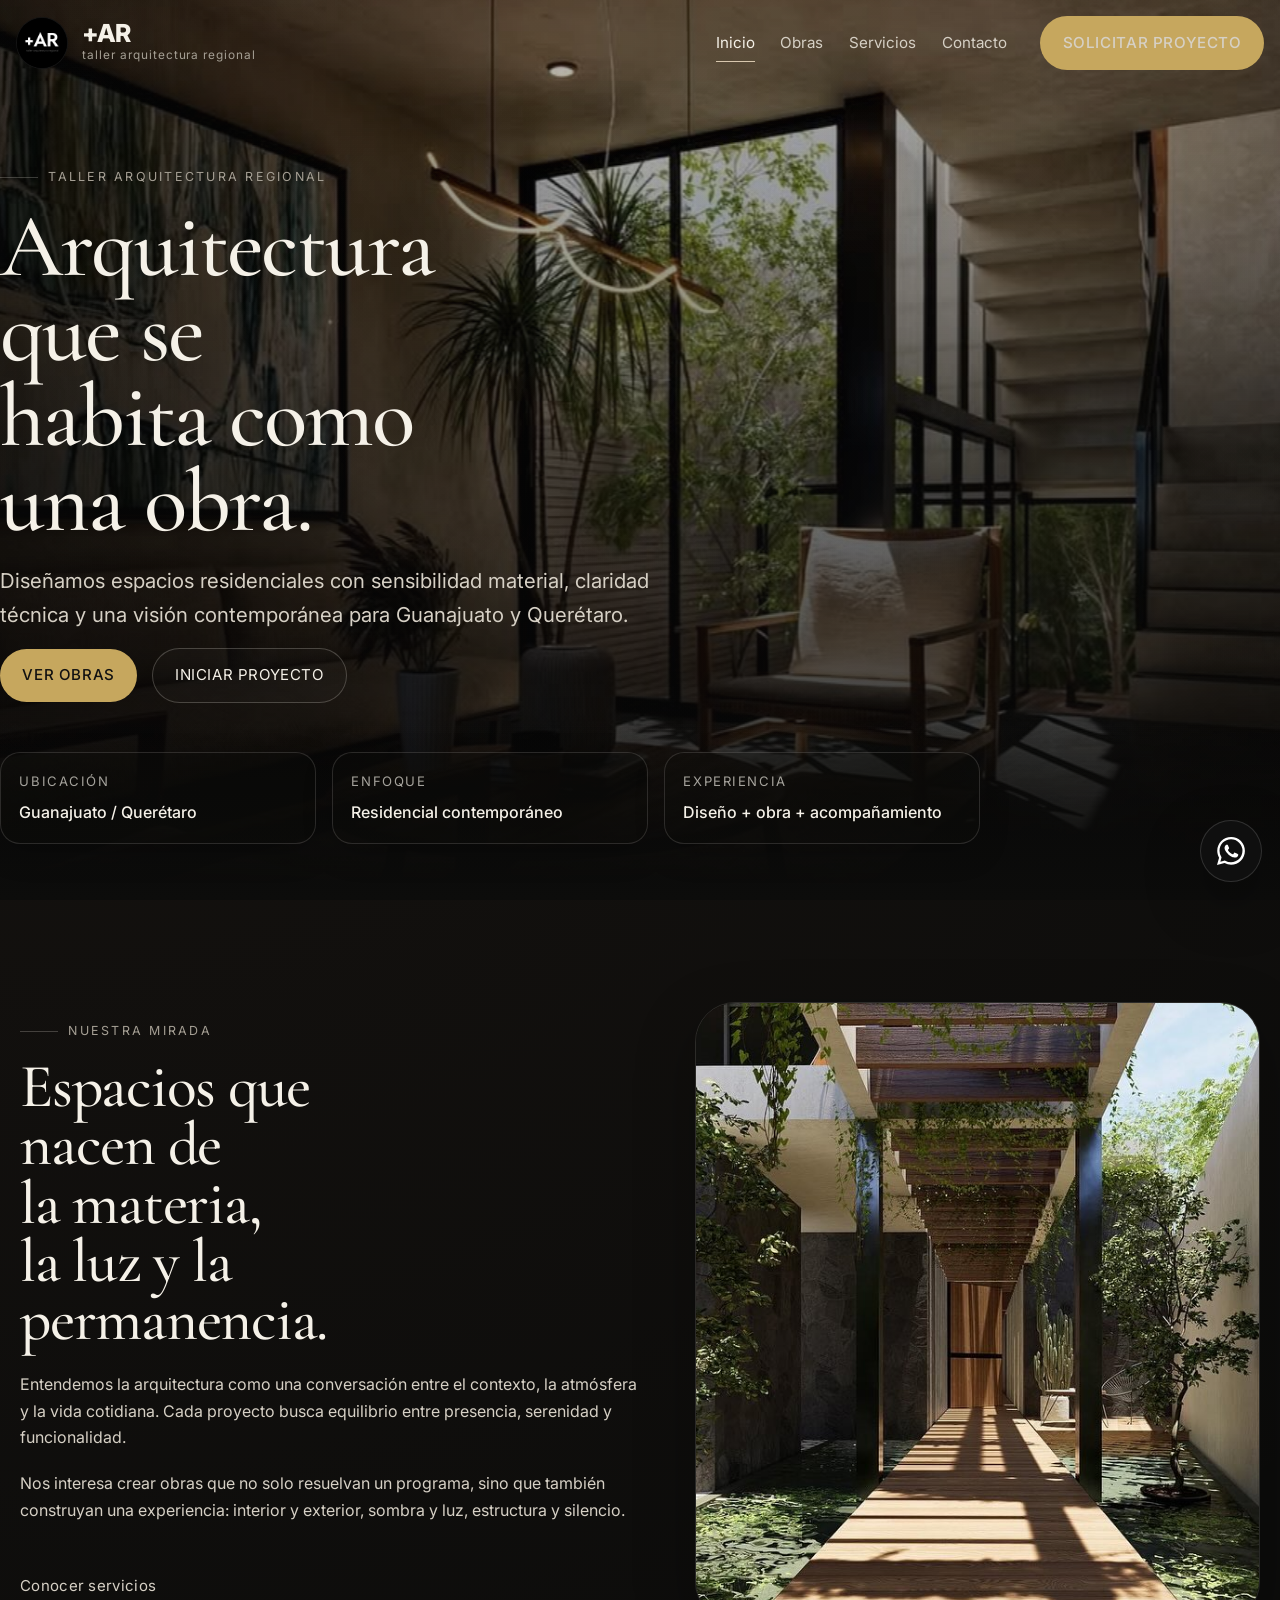
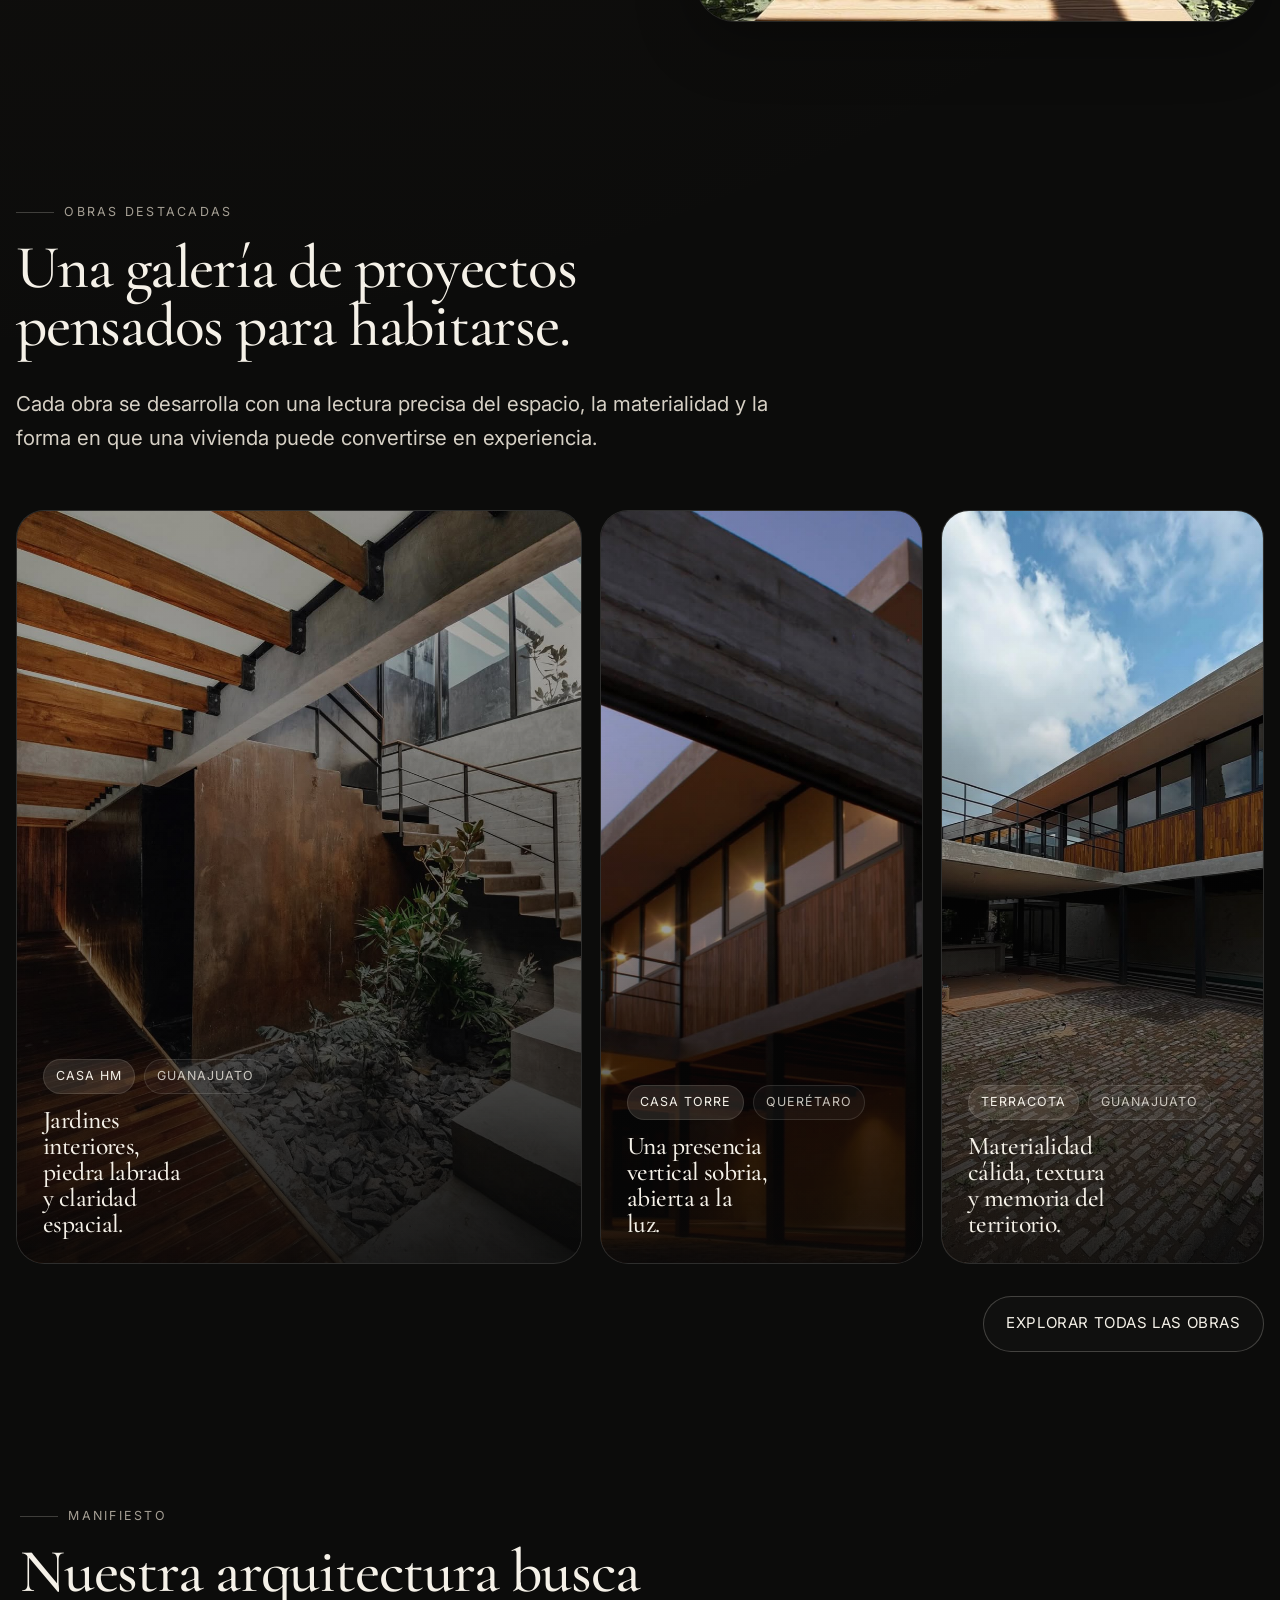
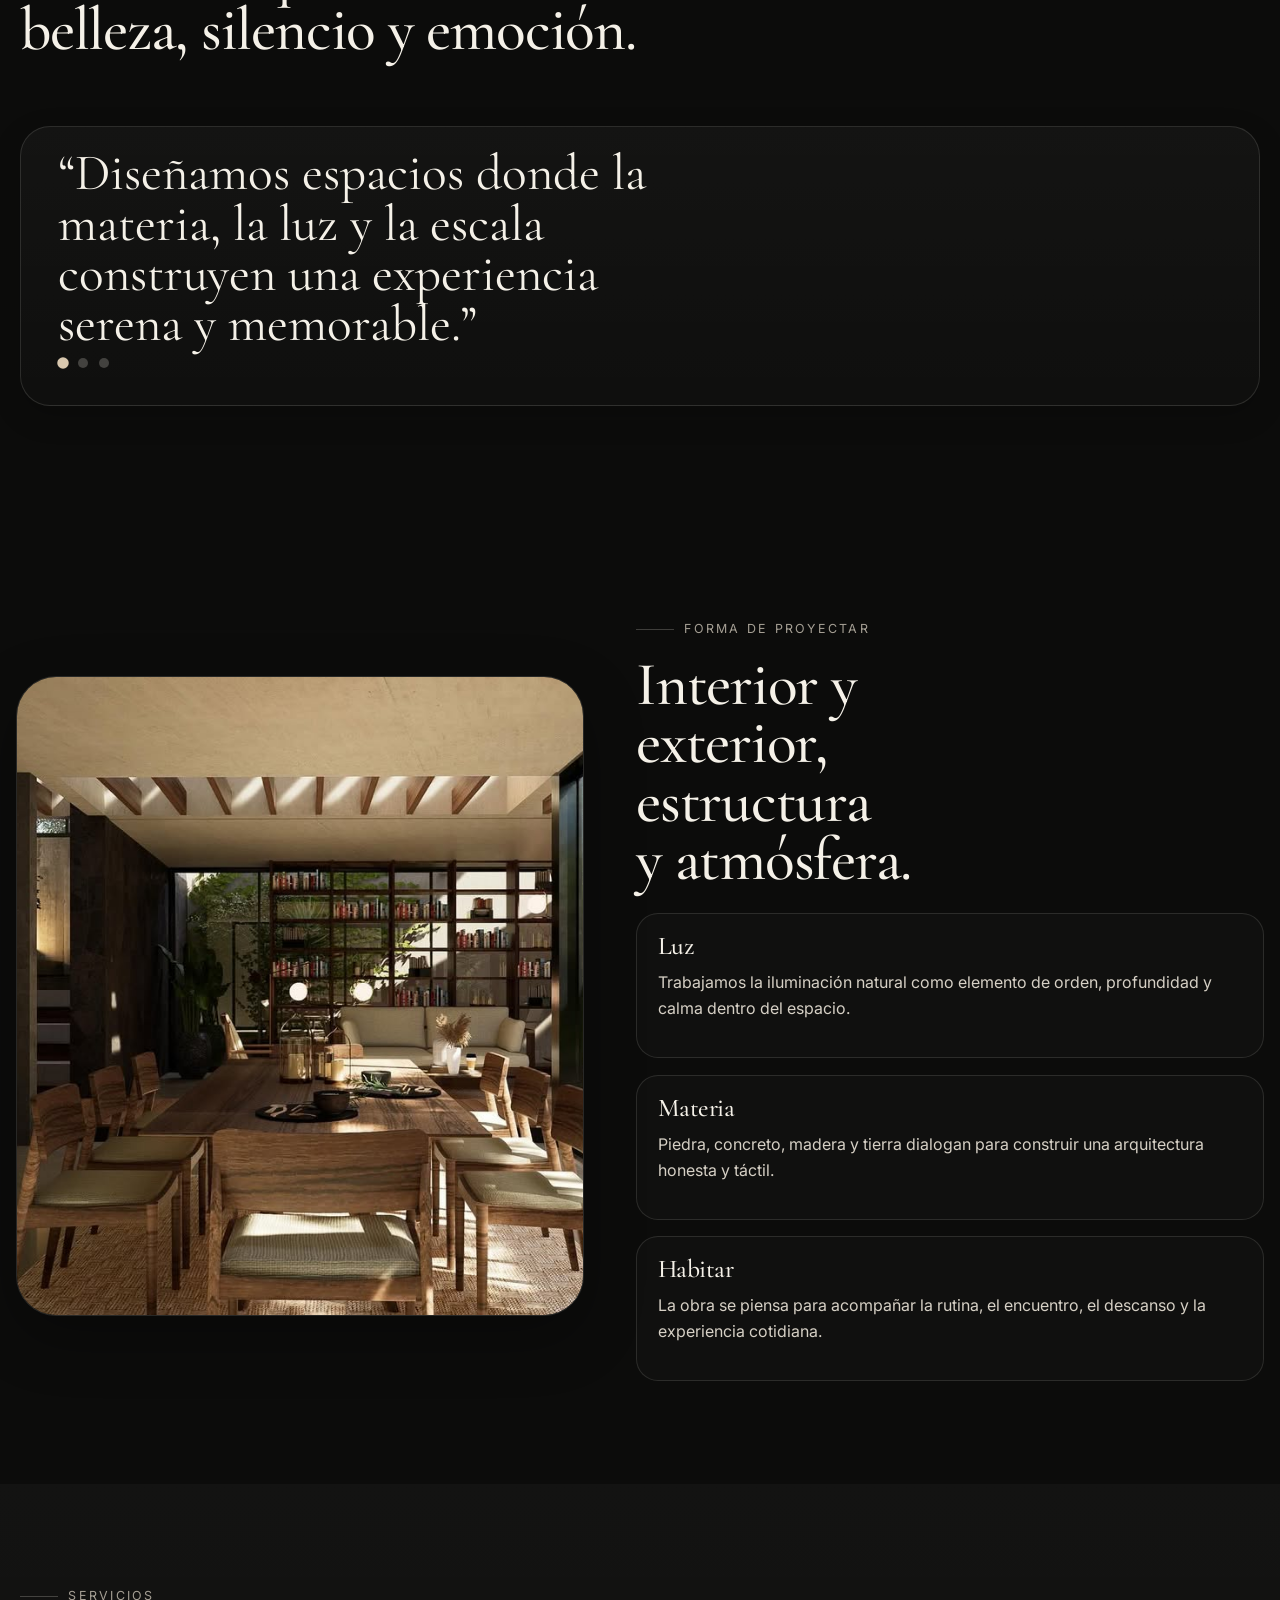
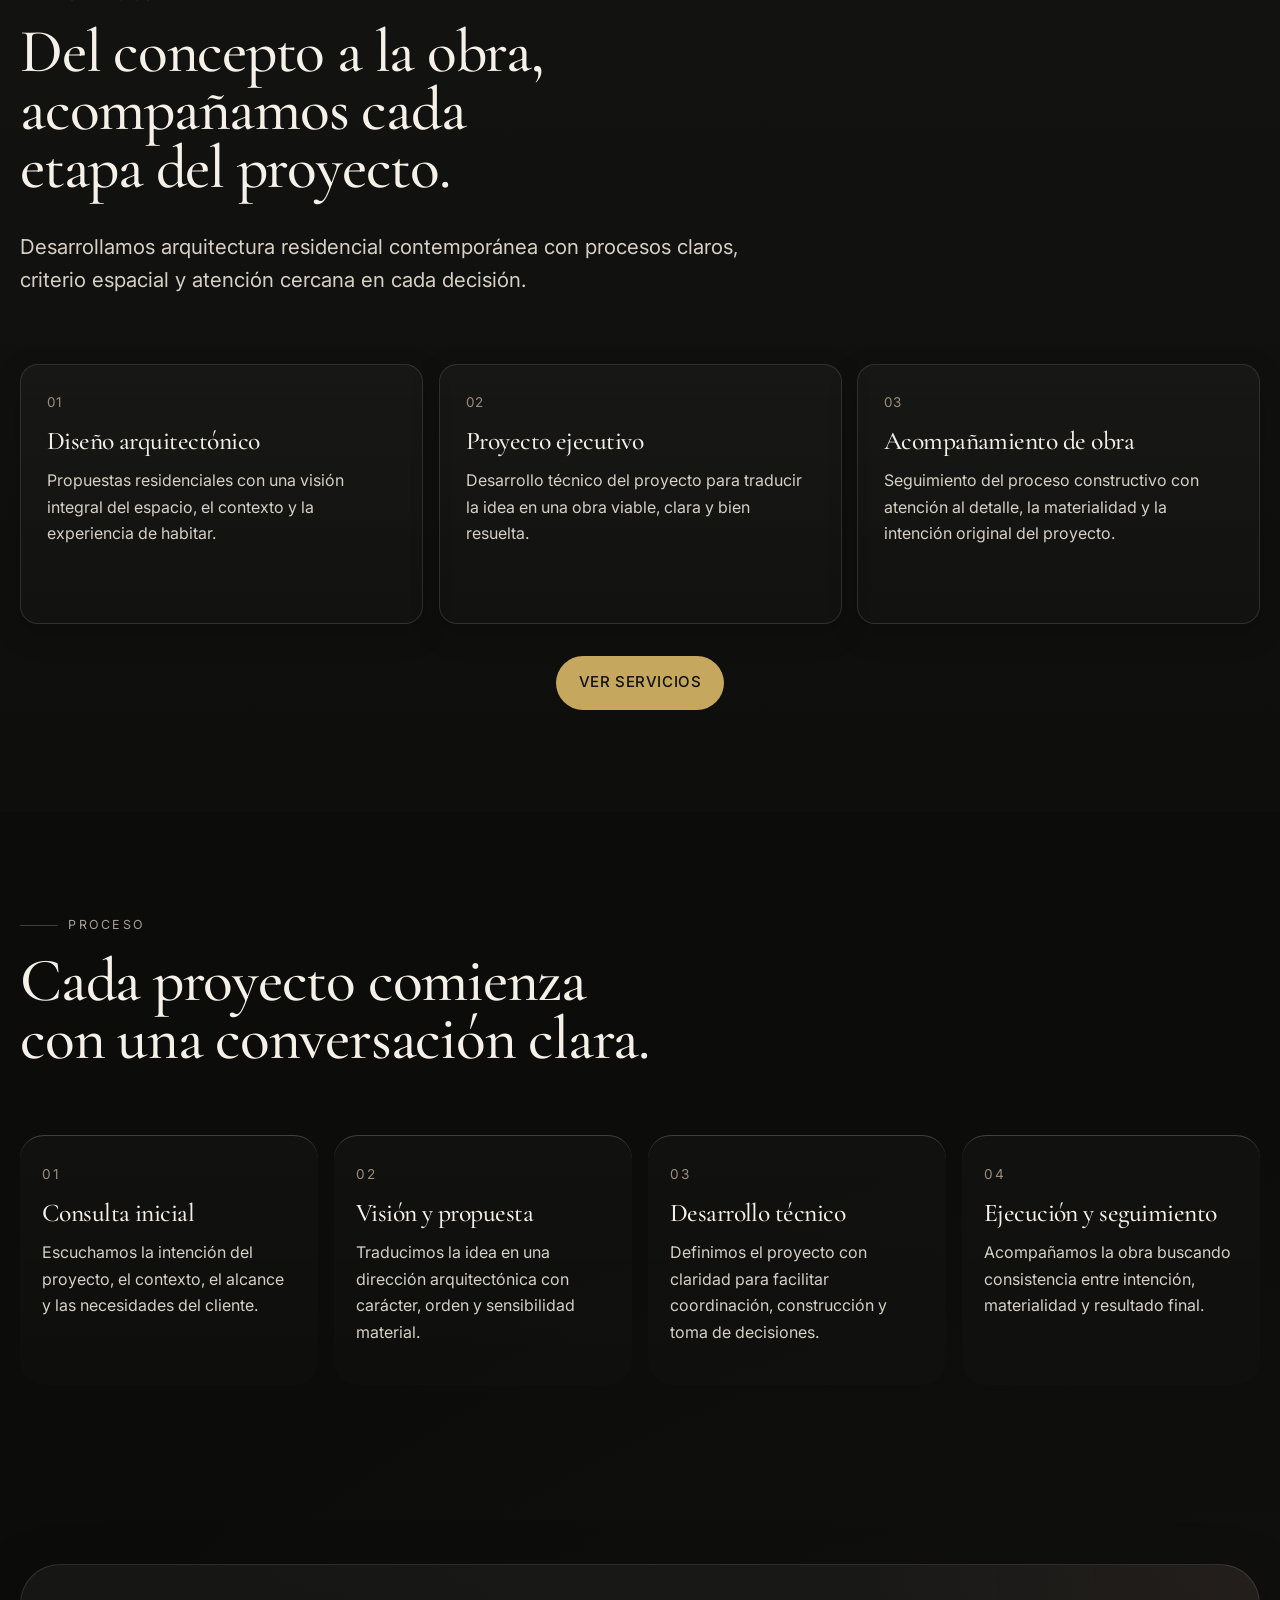
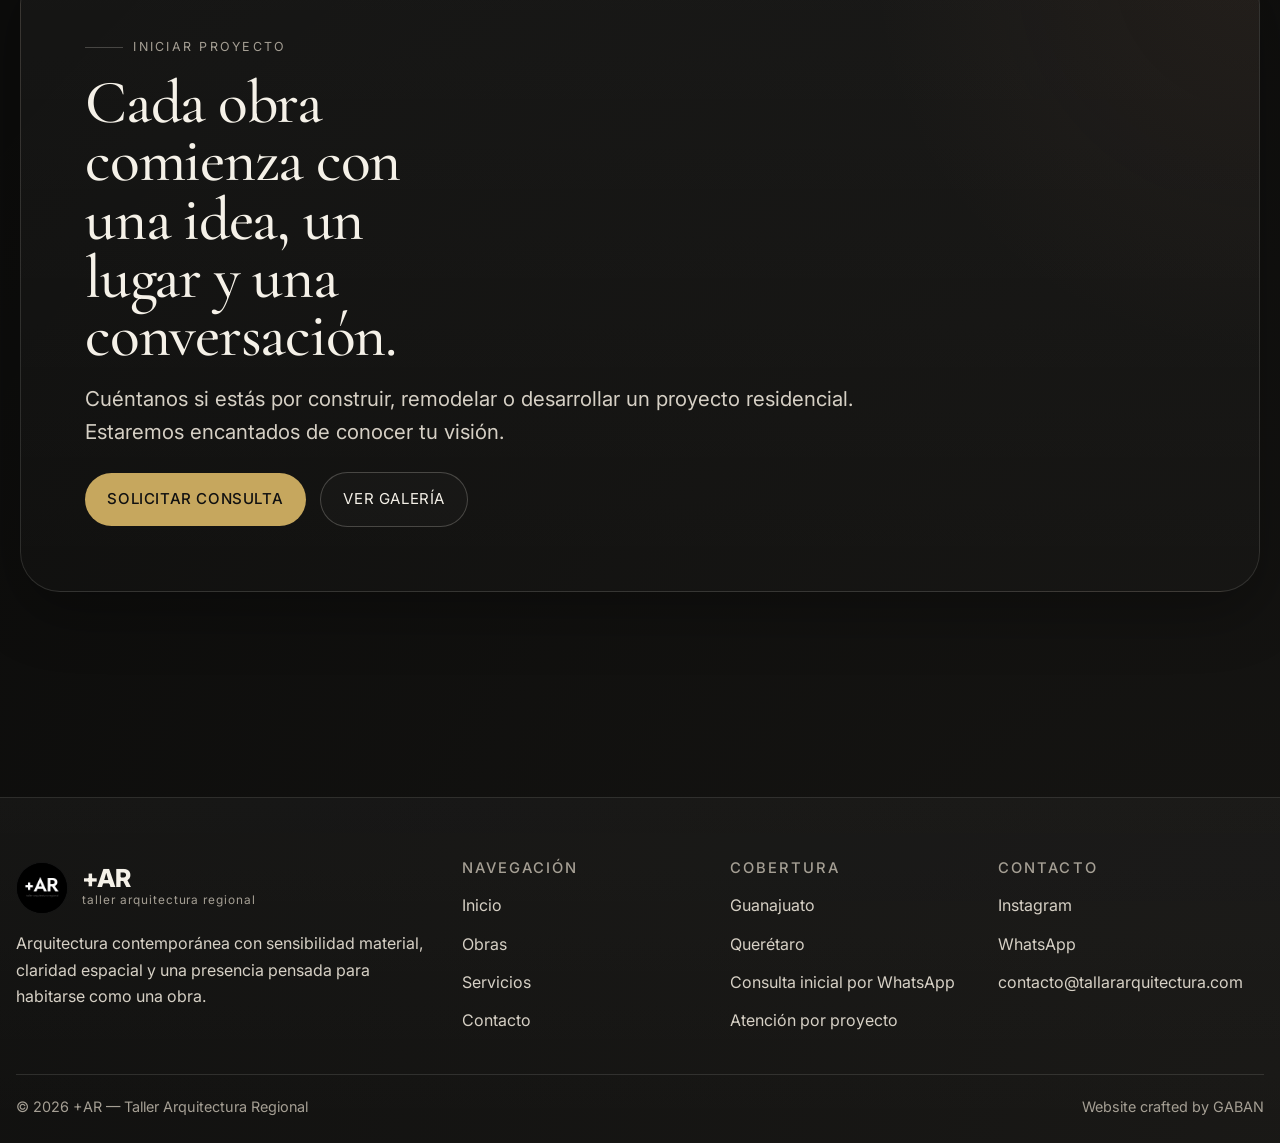
<file: index.html>
<!DOCTYPE html>
<html lang="es-MX">
<head>
  <meta charset="UTF-8">
  <meta name="viewport" content="width=device-width, initial-scale=1.0">
  <title>+AR | Taller Arquitectura Regional</title>
  <meta
    name="description"
    content="Arquitectura contemporánea en Guanajuato y Querétaro. Diseñamos espacios residenciales con sensibilidad material, claridad espacial y una visión que se habita como una obra."
  >

  <link rel="preconnect" href="https://fonts.googleapis.com">
  <link rel="preconnect" href="https://fonts.gstatic.com" crossorigin>
  <link
    href="https://fonts.googleapis.com/css2?family=Cormorant+Garamond:wght@400;500;600;700&family=Inter:wght@300;400;500;600;700;800&display=swap"
    rel="stylesheet"
  >

  <link rel="stylesheet" href="css/styles.css">
  <link rel="stylesheet" href="css/components.css">
  <link rel="stylesheet" href="css/pages.css">
  <link rel="stylesheet" href="css/animations.css">
</head>
<body class="is-loading">
  <div id="site-loader"></div>
  <div id="site-navbar"></div>

  <main>
    <!-- HERO -->
    <section class="hero">
      <div class="hero__media float-soft" data-float-speed="0.018">
        <img src="assets/images/hero-main.jpg" alt="Obra arquitectónica contemporánea de +AR">
      </div>

      <div class="hero__overlay"></div>

      <div class="container-wide hero__content">
        <div class="hero__text">
          <span class="eyebrow">Taller Arquitectura Regional</span>

          <h1 class="text-balance">
            Arquitectura que se habita como una obra.
          </h1>

          <p class="lead">
            Diseñamos espacios residenciales con sensibilidad material,
            claridad técnica y una visión contemporánea para Guanajuato y Querétaro.
          </p>

          <div class="btn-row">
            <a href="obras.html" class="btn btn-primary">Ver obras</a>
            <a href="contacto.html" class="btn btn-secondary">Iniciar proyecto</a>
          </div>
        </div>

        <div class="hero__meta" data-reveal-group data-reveal-delay="120" data-reveal-step="100">
          <div class="hero__meta-card reveal reveal-soft">
            <span>Ubicación</span>
            <strong>Guanajuato / Querétaro</strong>
          </div>

          <div class="hero__meta-card reveal reveal-soft">
            <span>Enfoque</span>
            <strong>Residencial contemporáneo</strong>
          </div>

          <div class="hero__meta-card reveal reveal-soft">
            <span>Experiencia</span>
            <strong>Diseño + obra + acompañamiento</strong>
          </div>
        </div>
      </div>
    </section>

    <!-- INTRO / MANIFIESTO -->
    <section class="section manifesto">
      <div class="container">
        <div class="manifesto__grid">
          <div class="manifesto__copy reveal reveal-up">
            <span class="eyebrow">Nuestra mirada</span>
            <h2 class="text-balance">
              Espacios que nacen de la materia, la luz y la permanencia.
            </h2>

            <div class="stack-md">
              <p>
                Entendemos la arquitectura como una conversación entre el contexto,
                la atmósfera y la vida cotidiana. Cada proyecto busca equilibrio entre
                presencia, serenidad y funcionalidad.
              </p>

              <p>
                Nos interesa crear obras que no solo resuelvan un programa, sino que
                también construyan una experiencia: interior y exterior, sombra y luz,
                estructura y silencio.
              </p>

              <a href="servicios.html" class="btn btn-ghost">Conocer servicios</a>
            </div>
          </div>

          <div class="manifesto__visual reveal reveal-soft">
            <div class="manifesto__image rounded-xl">
              <img src="assets/images/project-casa-hm-02.jpg" alt="Detalle arquitectónico de +AR">
            </div>
          </div>
        </div>
      </div>
    </section>

    <!-- OBRAS DESTACADAS -->
    <section class="section section-sm featured-works">
      <div class="container-wide">
        <div class="section-head narrow reveal reveal-up">
          <span class="eyebrow">Obras destacadas</span>
          <h2 class="text-balance">Una galería de proyectos pensados para habitarse.</h2>
          <p class="lead">
            Cada obra se desarrolla con una lectura precisa del espacio, la materialidad
            y la forma en que una vivienda puede convertirse en experiencia.
          </p>
        </div>

        <div class="works-grid" data-reveal-group data-reveal-delay="70" data-reveal-step="110">
          <article class="work-card work-card--lg reveal reveal-up">
            <a href="assets/images/project-casa-hm-01.jpg" class="work-card__link">
              <div class="work-card__image">
                <img src="assets/images/project-casa-hm-01.jpg" alt="Casa HM">
              </div>
              <div class="work-card__overlay">
                <div class="work-card__meta">
                  <span class="work-card__tag">Casa HM</span>
                  <span class="work-card__location">Guanajuato</span>
                </div>
                <h3>Jardines interiores, piedra labrada y claridad espacial.</h3>
              </div>
            </a>
          </article>

          <article class="work-card reveal reveal-up">
            <a href="assets/images/project-casa-torre-01.jpg" class="work-card__link">
              <div class="work-card__image">
                <img src="assets/images/project-casa-torre-01.jpg" alt="Casa Torre">
              </div>
              <div class="work-card__overlay">
                <div class="work-card__meta">
                  <span class="work-card__tag">Casa Torre</span>
                  <span class="work-card__location">Querétaro</span>
                </div>
                <h3>Una presencia vertical sobria, abierta a la luz.</h3>
              </div>
            </a>
          </article>

          <article class="work-card reveal reveal-up">
            <a href="assets/images/project-terracota-01.jpg" class="work-card__link">
              <div class="work-card__image">
                <img src="assets/images/project-terracota-01.jpg" alt="Terracota">
              </div>
              <div class="work-card__overlay">
                <div class="work-card__meta">
                  <span class="work-card__tag">Terracota</span>
                  <span class="work-card__location">Guanajuato</span>
                </div>
                <h3>Materialidad cálida, textura y memoria del territorio.</h3>
              </div>
            </a>
          </article>
        </div>

        <div class="featured-works__cta reveal reveal-soft">
          <a href="obras.html" class="btn btn-secondary">Explorar todas las obras</a>
        </div>
      </div>
    </section>

    <!-- FRASES / MANIFIESTO -->
    <section class="section quotes-strip">
      <div class="container">
        <div class="section-head narrow reveal reveal-up">
          <span class="eyebrow">Manifiesto</span>
          <h2 class="text-balance">Nuestra arquitectura busca belleza, silencio y emoción.</h2>
        </div>

        <div class="quotes-carousel reveal reveal-soft" id="quotesCarousel">
          <div class="quotes-track">
            <article class="quote-card is-active">
              <p>
                “Diseñamos espacios donde la materia, la luz y la escala construyen una experiencia serena y memorable.”
              </p>
            </article>

            <article class="quote-card">
              <p>
                “Cada proyecto es una búsqueda de claridad espacial, intimidad y permanencia.”
              </p>
            </article>

            <article class="quote-card">
              <p>
                “Nos interesa una arquitectura que no imponga, sino que dialogue con el lugar y con la vida que la habita.”
              </p>
            </article>
          </div>

          <div class="quotes-dots" id="quotesDots">
            <button class="is-active" aria-label="Frase 1"></button>
            <button aria-label="Frase 2"></button>
            <button aria-label="Frase 3"></button>
          </div>
        </div>
      </div>
    </section>

    <!-- FILOSOFÍA VISUAL -->
    <section class="section philosophy">
      <div class="container-wide">
        <div class="philosophy__layout">
          <div class="philosophy__media reveal reveal-left">
            <div class="philosophy__image rounded-xl">
              <img src="assets/images/project-casa-hm-03.jpg" alt="Patio interior y vegetación en obra de +AR">
            </div>
          </div>

          <div class="philosophy__content reveal reveal-right">
            <span class="eyebrow">Forma de proyectar</span>
            <h2 class="text-balance">
              Interior y exterior, estructura y atmósfera.
            </h2>

            <div class="philosophy__points" data-reveal-group data-reveal-delay="90" data-reveal-step="110">
              <article class="philosophy__point reveal reveal-soft">
                <h3>Luz</h3>
                <p>
                  Trabajamos la iluminación natural como elemento de orden,
                  profundidad y calma dentro del espacio.
                </p>
              </article>

              <article class="philosophy__point reveal reveal-soft">
                <h3>Materia</h3>
                <p>
                  Piedra, concreto, madera y tierra dialogan para construir
                  una arquitectura honesta y táctil.
                </p>
              </article>

              <article class="philosophy__point reveal reveal-soft">
                <h3>Habitar</h3>
                <p>
                  La obra se piensa para acompañar la rutina, el encuentro,
                  el descanso y la experiencia cotidiana.
                </p>
              </article>
            </div>
          </div>
        </div>
      </div>
    </section>

    <!-- SERVICIOS PREVIEW -->
    <section class="section services-preview bg-soft">
      <div class="container">
        <div class="section-head narrow reveal reveal-up">
          <span class="eyebrow">Servicios</span>
          <h2 class="text-balance">Del concepto a la obra, acompañamos cada etapa del proyecto.</h2>
          <p class="lead">
            Desarrollamos arquitectura residencial contemporánea con procesos claros,
            criterio espacial y atención cercana en cada decisión.
          </p>
        </div>

        <div class="services-grid" data-reveal-group data-reveal-delay="70" data-reveal-step="110">
          <article class="service-card card reveal reveal-up">
            <span class="service-card__number">01</span>
            <h3>Diseño arquitectónico</h3>
            <p>
              Propuestas residenciales con una visión integral del espacio,
              el contexto y la experiencia de habitar.
            </p>
          </article>

          <article class="service-card card reveal reveal-up">
            <span class="service-card__number">02</span>
            <h3>Proyecto ejecutivo</h3>
            <p>
              Desarrollo técnico del proyecto para traducir la idea
              en una obra viable, clara y bien resuelta.
            </p>
          </article>

          <article class="service-card card reveal reveal-up">
            <span class="service-card__number">03</span>
            <h3>Acompañamiento de obra</h3>
            <p>
              Seguimiento del proceso constructivo con atención al detalle,
              la materialidad y la intención original del proyecto.
            </p>
          </article>
        </div>

        <div class="services-preview__cta reveal reveal-soft">
          <a href="servicios.html" class="btn btn-primary">Ver servicios</a>
        </div>
      </div>
    </section>

    <!-- PROCESO -->
    <section class="section process">
      <div class="container">
        <div class="section-head narrow reveal reveal-up">
          <span class="eyebrow">Proceso</span>
          <h2 class="text-balance">Cada proyecto comienza con una conversación clara.</h2>
        </div>

        <div class="process-grid" data-reveal-group data-reveal-delay="70" data-reveal-step="110">
          <article class="process-step reveal reveal-up">
            <span class="process-step__index">01</span>
            <h3>Consulta inicial</h3>
            <p>
              Escuchamos la intención del proyecto, el contexto, el alcance
              y las necesidades del cliente.
            </p>
          </article>

          <article class="process-step reveal reveal-up">
            <span class="process-step__index">02</span>
            <h3>Visión y propuesta</h3>
            <p>
              Traducimos la idea en una dirección arquitectónica con carácter,
              orden y sensibilidad material.
            </p>
          </article>

          <article class="process-step reveal reveal-up">
            <span class="process-step__index">03</span>
            <h3>Desarrollo técnico</h3>
            <p>
              Definimos el proyecto con claridad para facilitar coordinación,
              construcción y toma de decisiones.
            </p>
          </article>

          <article class="process-step reveal reveal-up">
            <span class="process-step__index">04</span>
            <h3>Ejecución y seguimiento</h3>
            <p>
              Acompañamos la obra buscando consistencia entre intención,
              materialidad y resultado final.
            </p>
          </article>
        </div>
      </div>
    </section>

    <!-- CTA FINAL -->
    <section class="section final-cta">
      <div class="container">
        <div class="final-cta__box rounded-xl reveal reveal-soft">
          <span class="eyebrow">Iniciar proyecto</span>
          <h2 class="text-balance">
            Cada obra comienza con una idea, un lugar y una conversación.
          </h2>
          <p class="lead">
            Cuéntanos si estás por construir, remodelar o desarrollar un proyecto residencial.
            Estaremos encantados de conocer tu visión.
          </p>

          <div class="btn-row">
            <a href="contacto.html" class="btn btn-primary">Solicitar consulta</a>
            <a href="obras.html" class="btn btn-secondary">Ver galería</a>
          </div>
        </div>
      </div>
    </section>
  </main>

  <div id="site-whatsapp"></div>
  <div id="site-footer"></div>

  <script src="js/components.js"></script>
  <script src="js/main.js"></script>
  <script src="js/scroll-reveal.js"></script>
  <script src="js/gallery.js"></script>
</body>
</html>
</file>
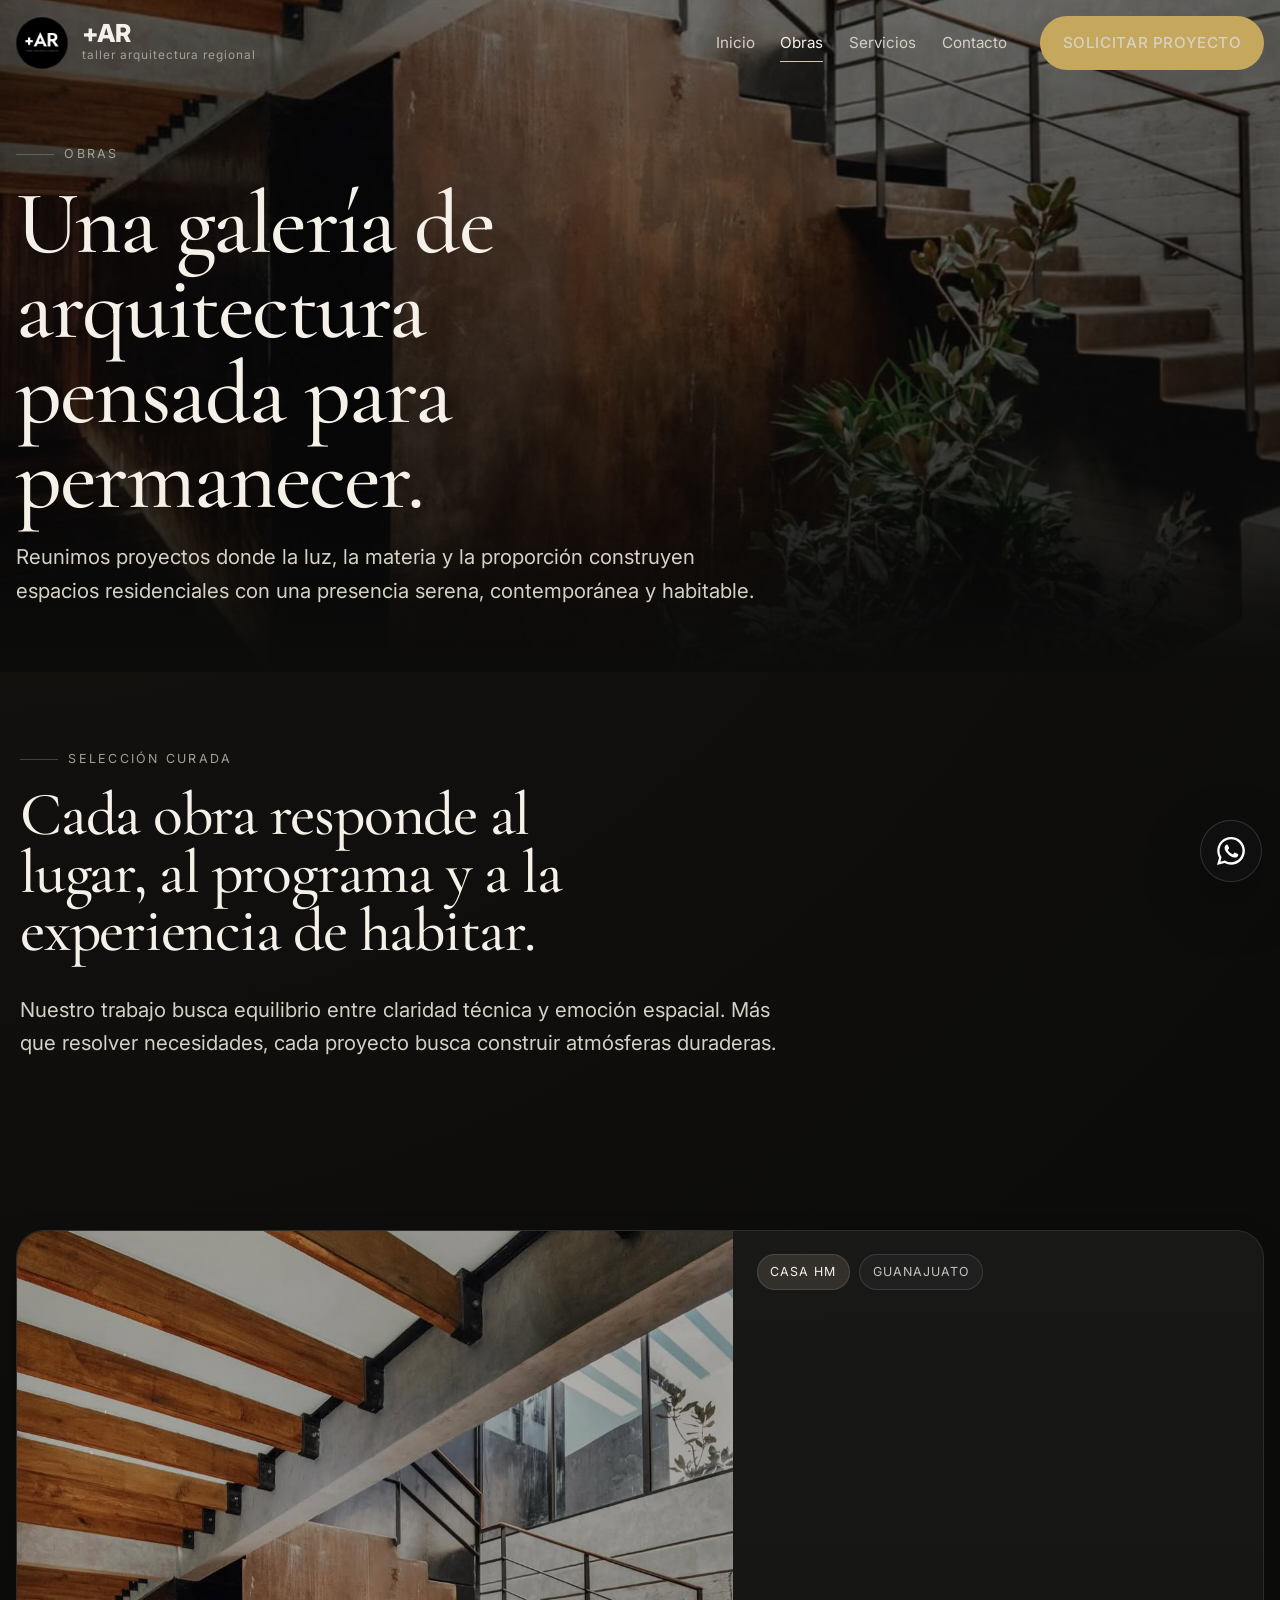
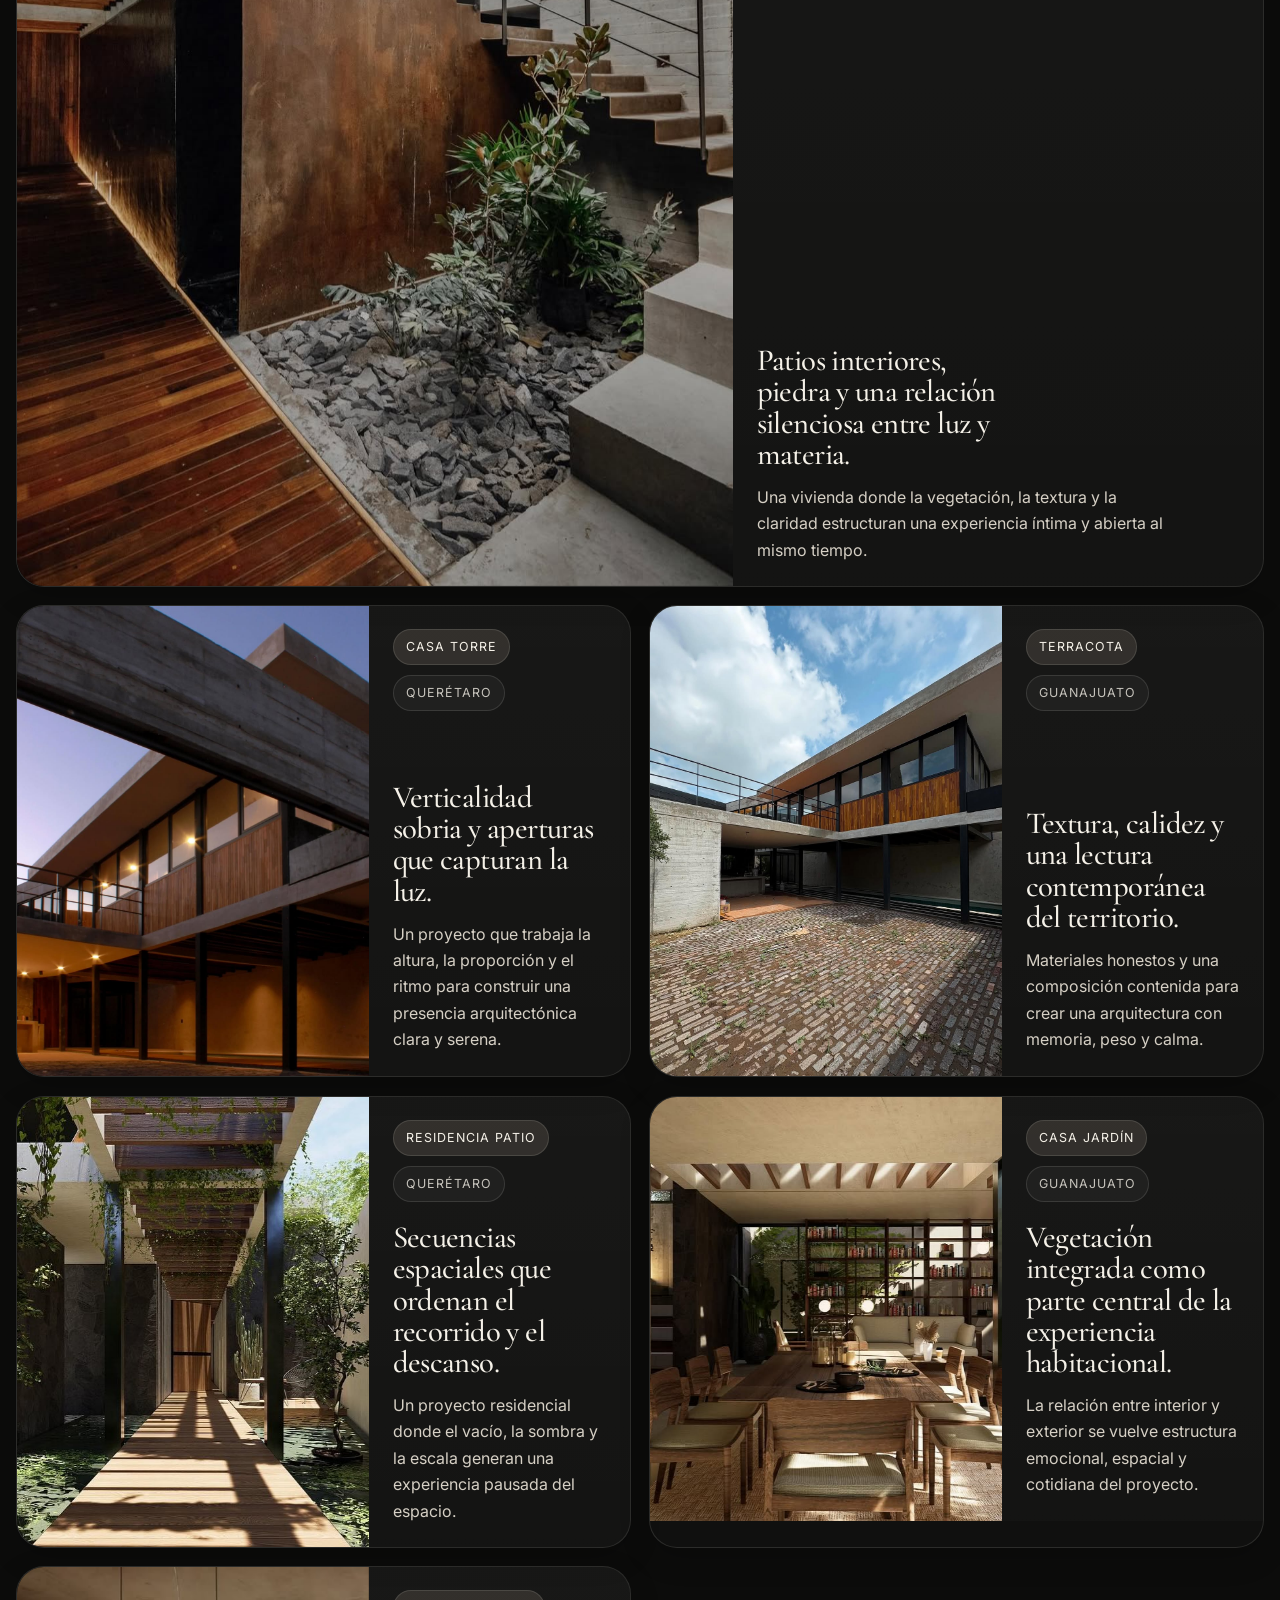
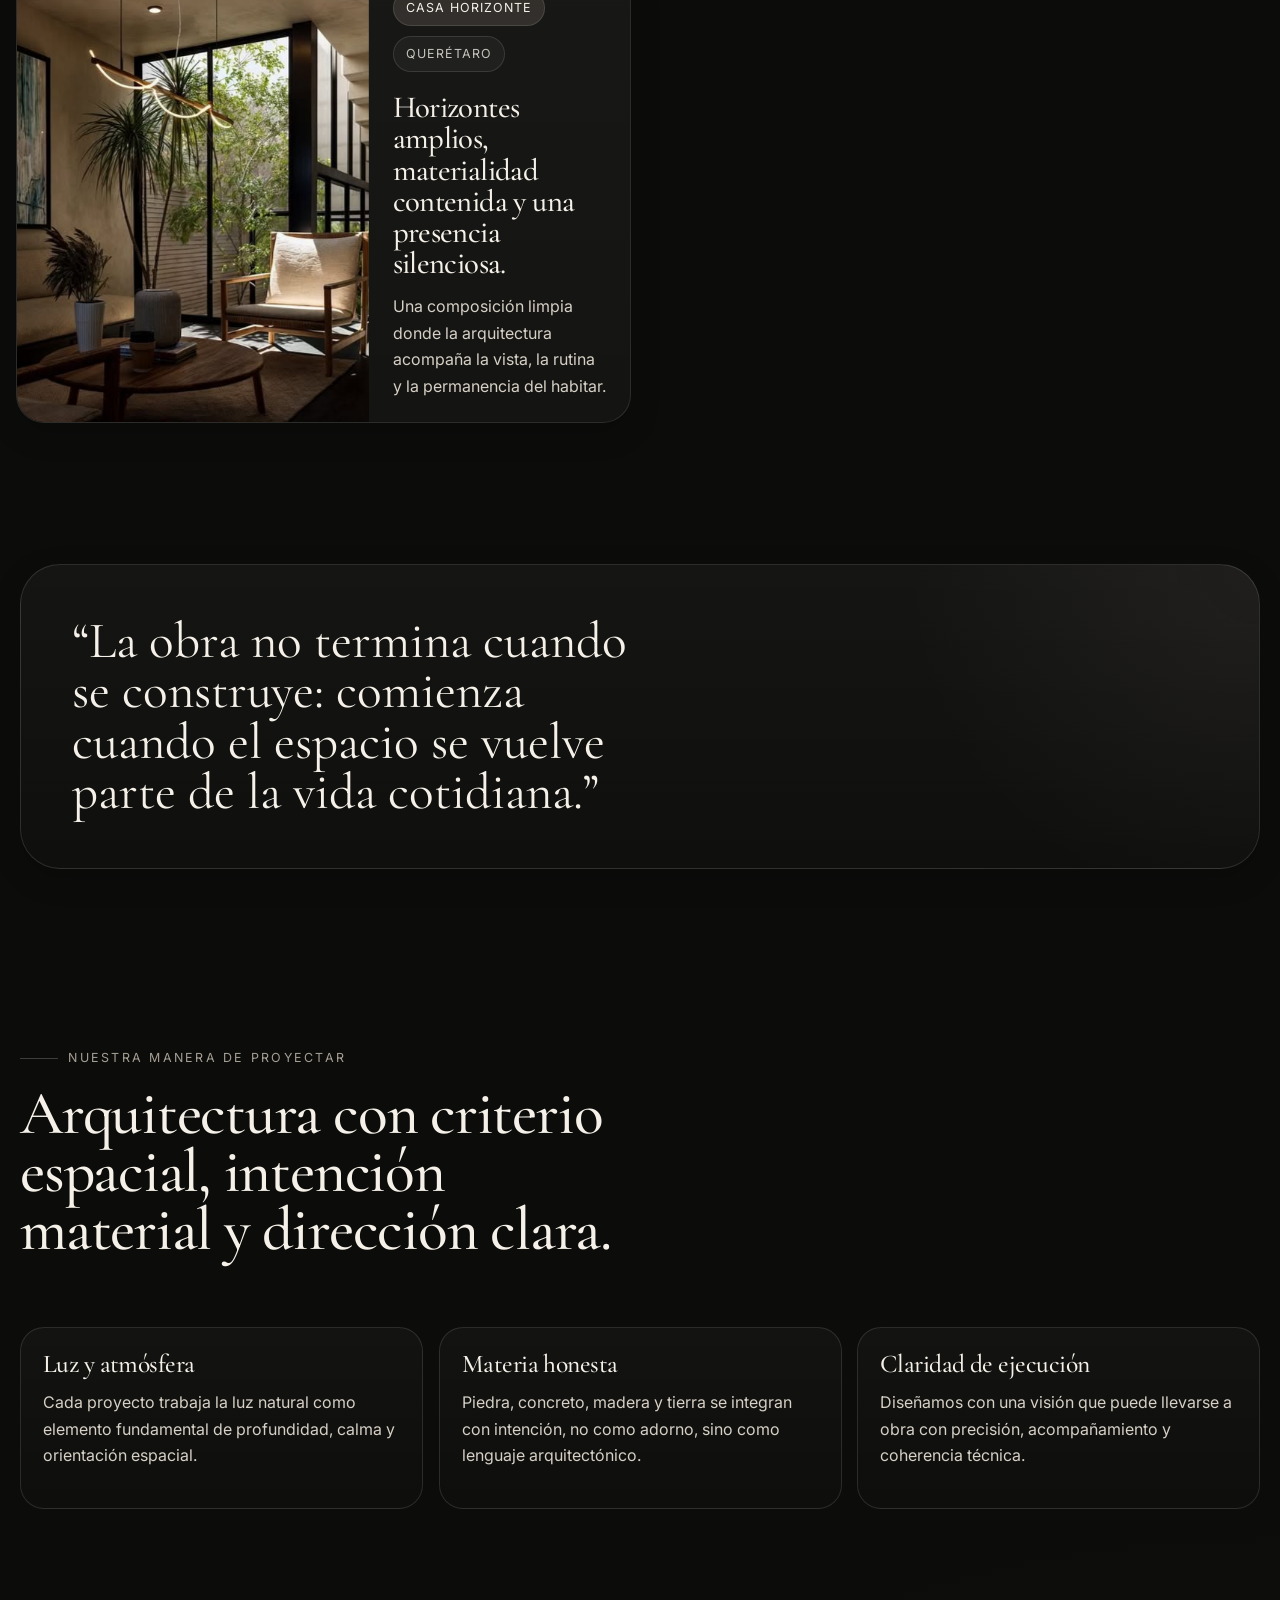
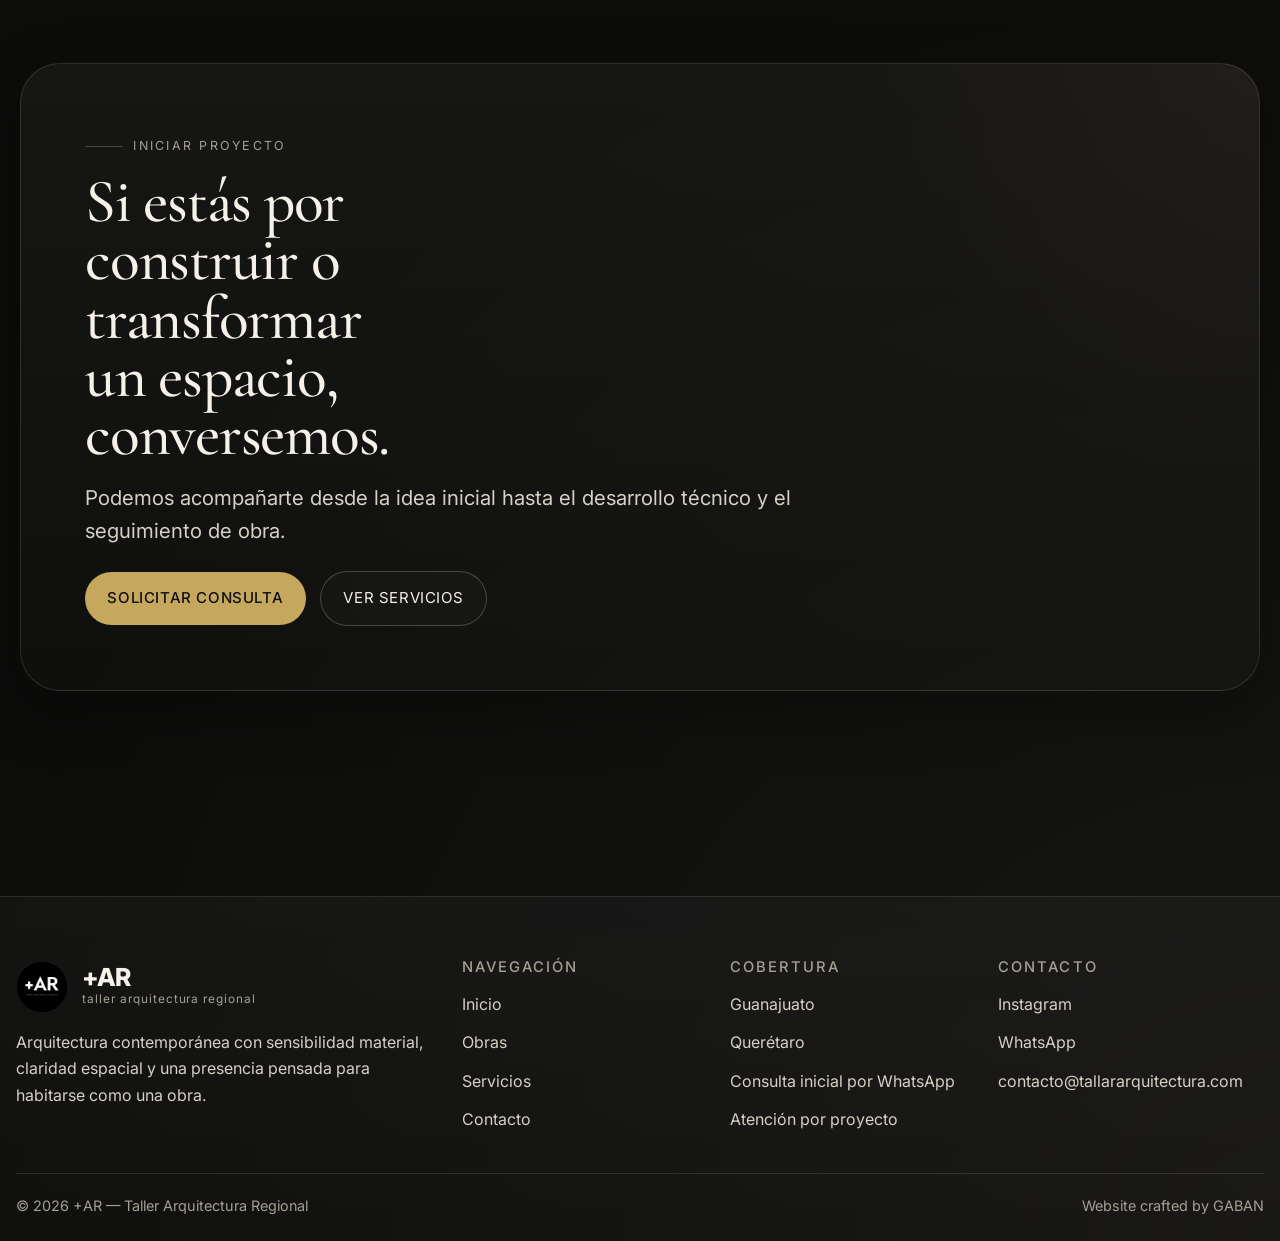
<file: obras.html>
<!DOCTYPE html>
<html lang="es-MX">
<head>
  <meta charset="UTF-8">
  <meta name="viewport" content="width=device-width, initial-scale=1.0">
  <title>Obras | +AR Taller Arquitectura Regional</title>
  <meta
    name="description"
    content="Explora las obras de +AR: arquitectura residencial contemporánea en Guanajuato y Querétaro, con enfoque en materialidad, claridad espacial y presencia."
  >

  <link rel="preconnect" href="https://fonts.googleapis.com">
  <link rel="preconnect" href="https://fonts.gstatic.com" crossorigin>
  <link
    href="https://fonts.googleapis.com/css2?family=Cormorant+Garamond:wght@400;500;600;700&family=Inter:wght@300;400;500;600;700;800&display=swap"
    rel="stylesheet"
  >

  <link rel="stylesheet" href="css/styles.css">
  <link rel="stylesheet" href="css/components.css">
  <link rel="stylesheet" href="css/pages.css">
  <link rel="stylesheet" href="css/animations.css">
</head>
<body class="is-loading">
  <div id="site-loader"></div>
  <div id="site-navbar"></div>

  <main>
    <!-- HERO INTERNO -->
    <section class="inner-hero inner-hero--works">
      <div class="inner-hero__media float-soft" data-float-speed="0.02">
        <img src="assets/images/project-casa-hm-01.jpg" alt="Galería de obras de +AR">
      </div>
      <div class="inner-hero__overlay"></div>

      <div class="container-wide inner-hero__content">
        <div class="inner-hero__text reveal reveal-up">
          <span class="eyebrow">Obras</span>
          <h1 class="text-balance">Una galería de arquitectura pensada para permanecer.</h1>
          <p class="lead">
            Reunimos proyectos donde la luz, la materia y la proporción construyen
            espacios residenciales con una presencia serena, contemporánea y habitable.
          </p>
        </div>
      </div>
    </section>

    <!-- INTRO -->
    <section class="section section-sm works-intro">
      <div class="container">
        <div class="section-head narrow reveal reveal-up">
          <span class="eyebrow">Selección curada</span>
          <h2 class="text-balance">Cada obra responde al lugar, al programa y a la experiencia de habitar.</h2>
          <p class="lead">
            Nuestro trabajo busca equilibrio entre claridad técnica y emoción espacial.
            Más que resolver necesidades, cada proyecto busca construir atmósferas duraderas.
          </p>
        </div>
      </div>
    </section>

    <!-- GALERÍA EDITORIAL -->
    <section class="section section-sm works-gallery">
      <div class="container-wide">
        <div class="editorial-grid" data-reveal-group data-reveal-delay="60" data-reveal-step="110">
          <article class="editorial-project editorial-project--featured reveal reveal-up">
            <a href="assets/images/project-casa-hm-01.jpg" class="editorial-project__link" data-lightbox="gallery">
              <div class="editorial-project__image">
                <img src="assets/images/project-casa-hm-01.jpg" alt="Casa HM">
              </div>
              <div class="editorial-project__content">
                <div class="editorial-project__top">
                  <span class="editorial-project__label">Casa HM</span>
                  <span class="editorial-project__location">Guanajuato</span>
                </div>

                <div class="editorial-project__body">
                  <h3>Patios interiores, piedra y una relación silenciosa entre luz y materia.</h3>
                  <p>
                    Una vivienda donde la vegetación, la textura y la claridad estructuran
                    una experiencia íntima y abierta al mismo tiempo.
                  </p>
                </div>
              </div>
            </a>
          </article>

          <article class="editorial-project reveal reveal-up">
            <a href="assets/images/project-casa-torre-01.jpg" class="editorial-project__link" data-lightbox="gallery">
              <div class="editorial-project__image">
                <img src="assets/images/project-casa-torre-01.jpg" alt="Casa Torre">
              </div>
              <div class="editorial-project__content">
                <div class="editorial-project__top">
                  <span class="editorial-project__label">Casa Torre</span>
                  <span class="editorial-project__location">Querétaro</span>
                </div>

                <div class="editorial-project__body">
                  <h3>Verticalidad sobria y aperturas que capturan la luz.</h3>
                  <p>
                    Un proyecto que trabaja la altura, la proporción y el ritmo
                    para construir una presencia arquitectónica clara y serena.
                  </p>
                </div>
              </div>
            </a>
          </article>

          <article class="editorial-project reveal reveal-up">
            <a href="assets/images/project-terracota-01.jpg" class="editorial-project__link" data-lightbox="gallery">
              <div class="editorial-project__image">
                <img src="assets/images/project-terracota-01.jpg" alt="Terracota">
              </div>
              <div class="editorial-project__content">
                <div class="editorial-project__top">
                  <span class="editorial-project__label">Terracota</span>
                  <span class="editorial-project__location">Guanajuato</span>
                </div>

                <div class="editorial-project__body">
                  <h3>Textura, calidez y una lectura contemporánea del territorio.</h3>
                  <p>
                    Materiales honestos y una composición contenida para crear
                    una arquitectura con memoria, peso y calma.
                  </p>
                </div>
              </div>
            </a>
          </article>

          <article class="editorial-project reveal reveal-up">
            <a href="assets/images/project-casa-hm-02.jpg" class="editorial-project__link" data-lightbox="gallery">
              <div class="editorial-project__image">
                <img src="assets/images/project-casa-hm-02.jpg" alt="Residencia Patio">
              </div>
              <div class="editorial-project__content">
                <div class="editorial-project__top">
                  <span class="editorial-project__label">Residencia Patio</span>
                  <span class="editorial-project__location">Querétaro</span>
                </div>

                <div class="editorial-project__body">
                  <h3>Secuencias espaciales que ordenan el recorrido y el descanso.</h3>
                  <p>
                    Un proyecto residencial donde el vacío, la sombra y la escala
                    generan una experiencia pausada del espacio.
                  </p>
                </div>
              </div>
            </a>
          </article>

          <article class="editorial-project reveal reveal-up">
            <a href="assets/images/project-casa-hm-03.jpg" class="editorial-project__link" data-lightbox="gallery">
              <div class="editorial-project__image">
                <img src="assets/images/project-casa-hm-03.jpg" alt="Casa Jardín">
              </div>
              <div class="editorial-project__content">
                <div class="editorial-project__top">
                  <span class="editorial-project__label">Casa Jardín</span>
                  <span class="editorial-project__location">Guanajuato</span>
                </div>

                <div class="editorial-project__body">
                  <h3>Vegetación integrada como parte central de la experiencia habitacional.</h3>
                  <p>
                    La relación entre interior y exterior se vuelve estructura emocional,
                    espacial y cotidiana del proyecto.
                  </p>
                </div>
              </div>
            </a>
          </article>

          <article class="editorial-project reveal reveal-up">
            <a href="assets/images/hero-main.jpg" class="editorial-project__link" data-lightbox="gallery">
              <div class="editorial-project__image">
                <img src="assets/images/hero-main.jpg" alt="Casa Horizonte">
              </div>
              <div class="editorial-project__content">
                <div class="editorial-project__top">
                  <span class="editorial-project__label">Casa Horizonte</span>
                  <span class="editorial-project__location">Querétaro</span>
                </div>

                <div class="editorial-project__body">
                  <h3>Horizontes amplios, materialidad contenida y una presencia silenciosa.</h3>
                  <p>
                    Una composición limpia donde la arquitectura acompaña la vista,
                    la rutina y la permanencia del habitar.
                  </p>
                </div>
              </div>
            </a>
          </article>
        </div>
      </div>
    </section>

    <!-- BLOQUE FRASE -->
    <section class="section works-quote">
      <div class="container">
        <div class="works-quote__box rounded-xl reveal reveal-soft">
          <p>
            “La obra no termina cuando se construye: comienza cuando el espacio
            se vuelve parte de la vida cotidiana.”
          </p>
        </div>
      </div>
    </section>

    <!-- DIFERENCIADORES -->
    <section class="section section-sm works-values">
      <div class="container">
        <div class="section-head narrow reveal reveal-up">
          <span class="eyebrow">Nuestra manera de proyectar</span>
          <h2 class="text-balance">Arquitectura con criterio espacial, intención material y dirección clara.</h2>
        </div>

        <div class="values-grid" data-reveal-group data-reveal-delay="80" data-reveal-step="120">
          <article class="value-card reveal reveal-up">
            <h3>Luz y atmósfera</h3>
            <p>
              Cada proyecto trabaja la luz natural como elemento fundamental
              de profundidad, calma y orientación espacial.
            </p>
          </article>

          <article class="value-card reveal reveal-up">
            <h3>Materia honesta</h3>
            <p>
              Piedra, concreto, madera y tierra se integran con intención,
              no como adorno, sino como lenguaje arquitectónico.
            </p>
          </article>

          <article class="value-card reveal reveal-up">
            <h3>Claridad de ejecución</h3>
            <p>
              Diseñamos con una visión que puede llevarse a obra con precisión,
              acompañamiento y coherencia técnica.
            </p>
          </article>
        </div>
      </div>
    </section>

    <!-- CTA -->
    <section class="section final-cta">
      <div class="container">
        <div class="final-cta__box rounded-xl reveal reveal-soft">
          <span class="eyebrow">Iniciar proyecto</span>
          <h2 class="text-balance">Si estás por construir o transformar un espacio, conversemos.</h2>
          <p class="lead">
            Podemos acompañarte desde la idea inicial hasta el desarrollo técnico
            y el seguimiento de obra.
          </p>

          <div class="btn-row">
            <a href="contacto.html" class="btn btn-primary">Solicitar consulta</a>
            <a href="servicios.html" class="btn btn-secondary">Ver servicios</a>
          </div>
        </div>
      </div>
    </section>
  </main>

  <div id="site-whatsapp"></div>
  <div id="site-footer"></div>

  <script src="js/components.js"></script>
  <script src="js/main.js"></script>
  <script src="js/scroll-reveal.js"></script>
  <script src="js/gallery.js"></script>
</body>
</html>
</file>
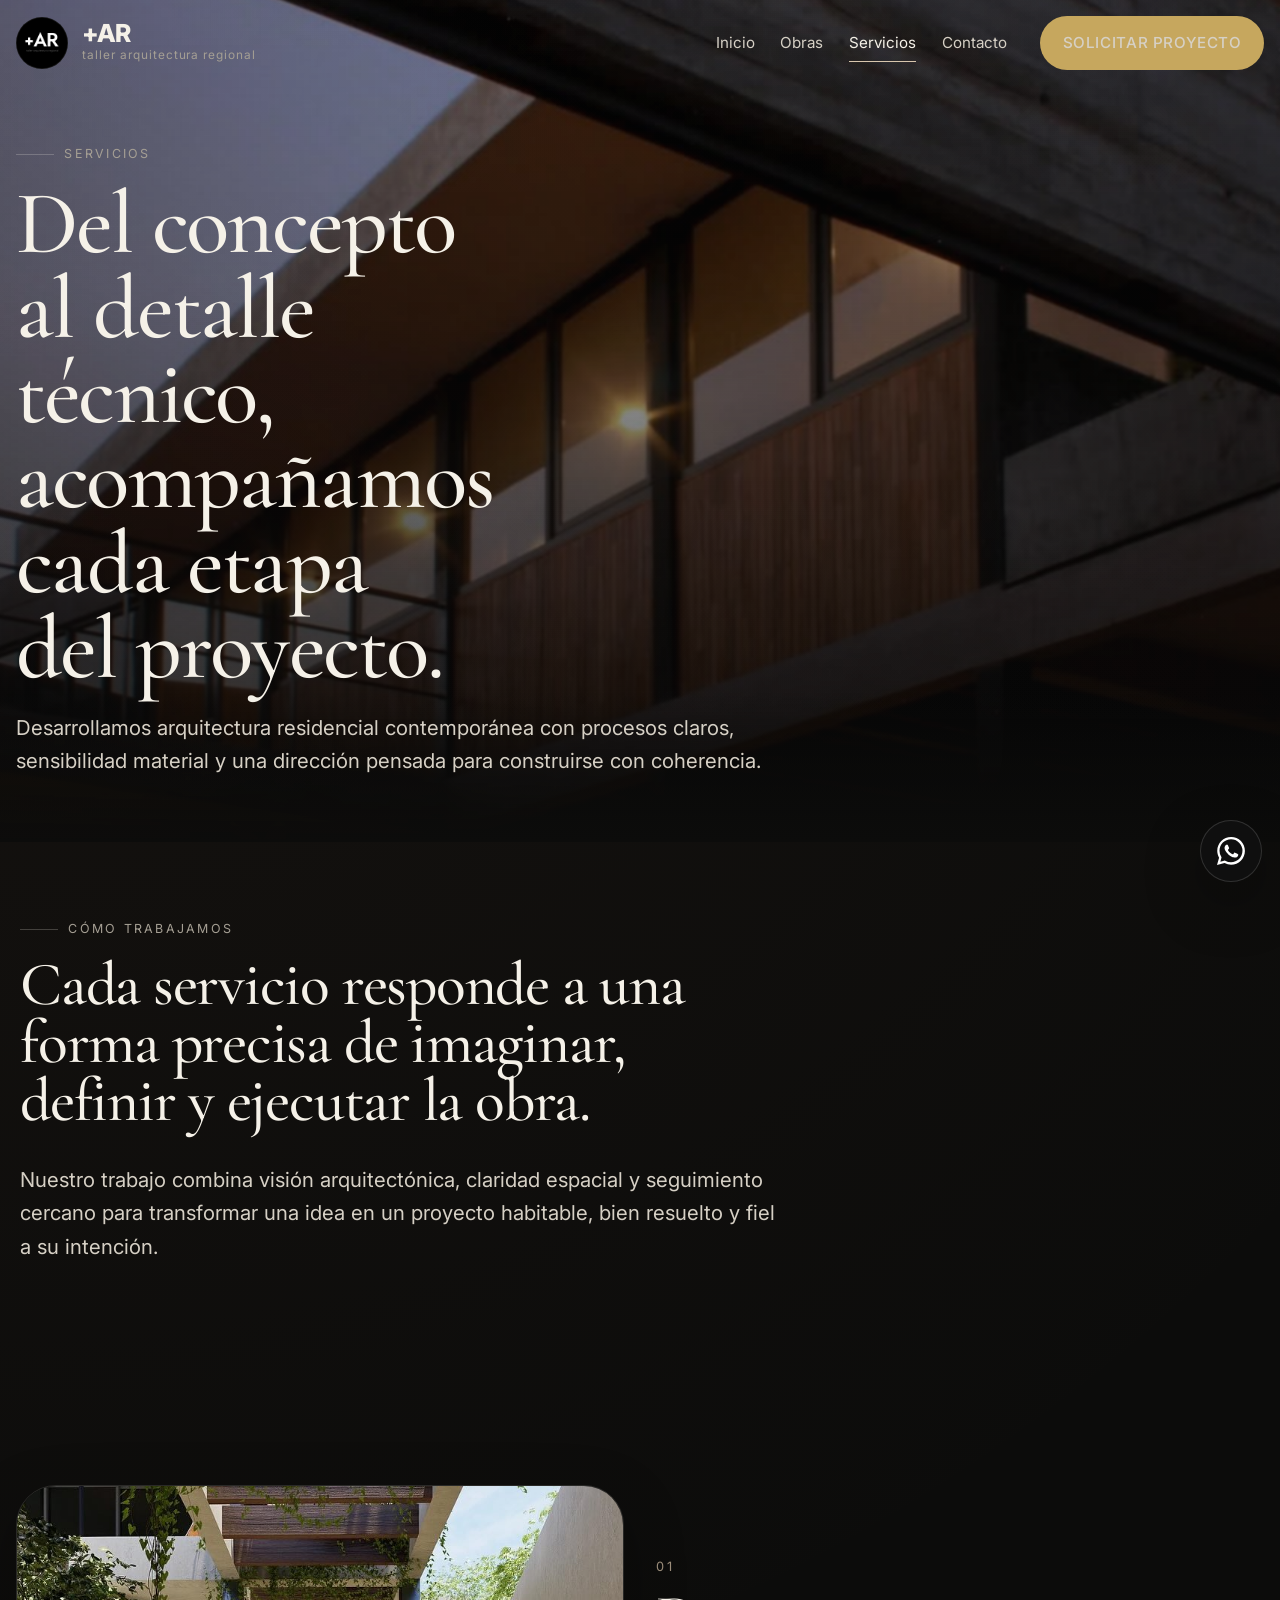
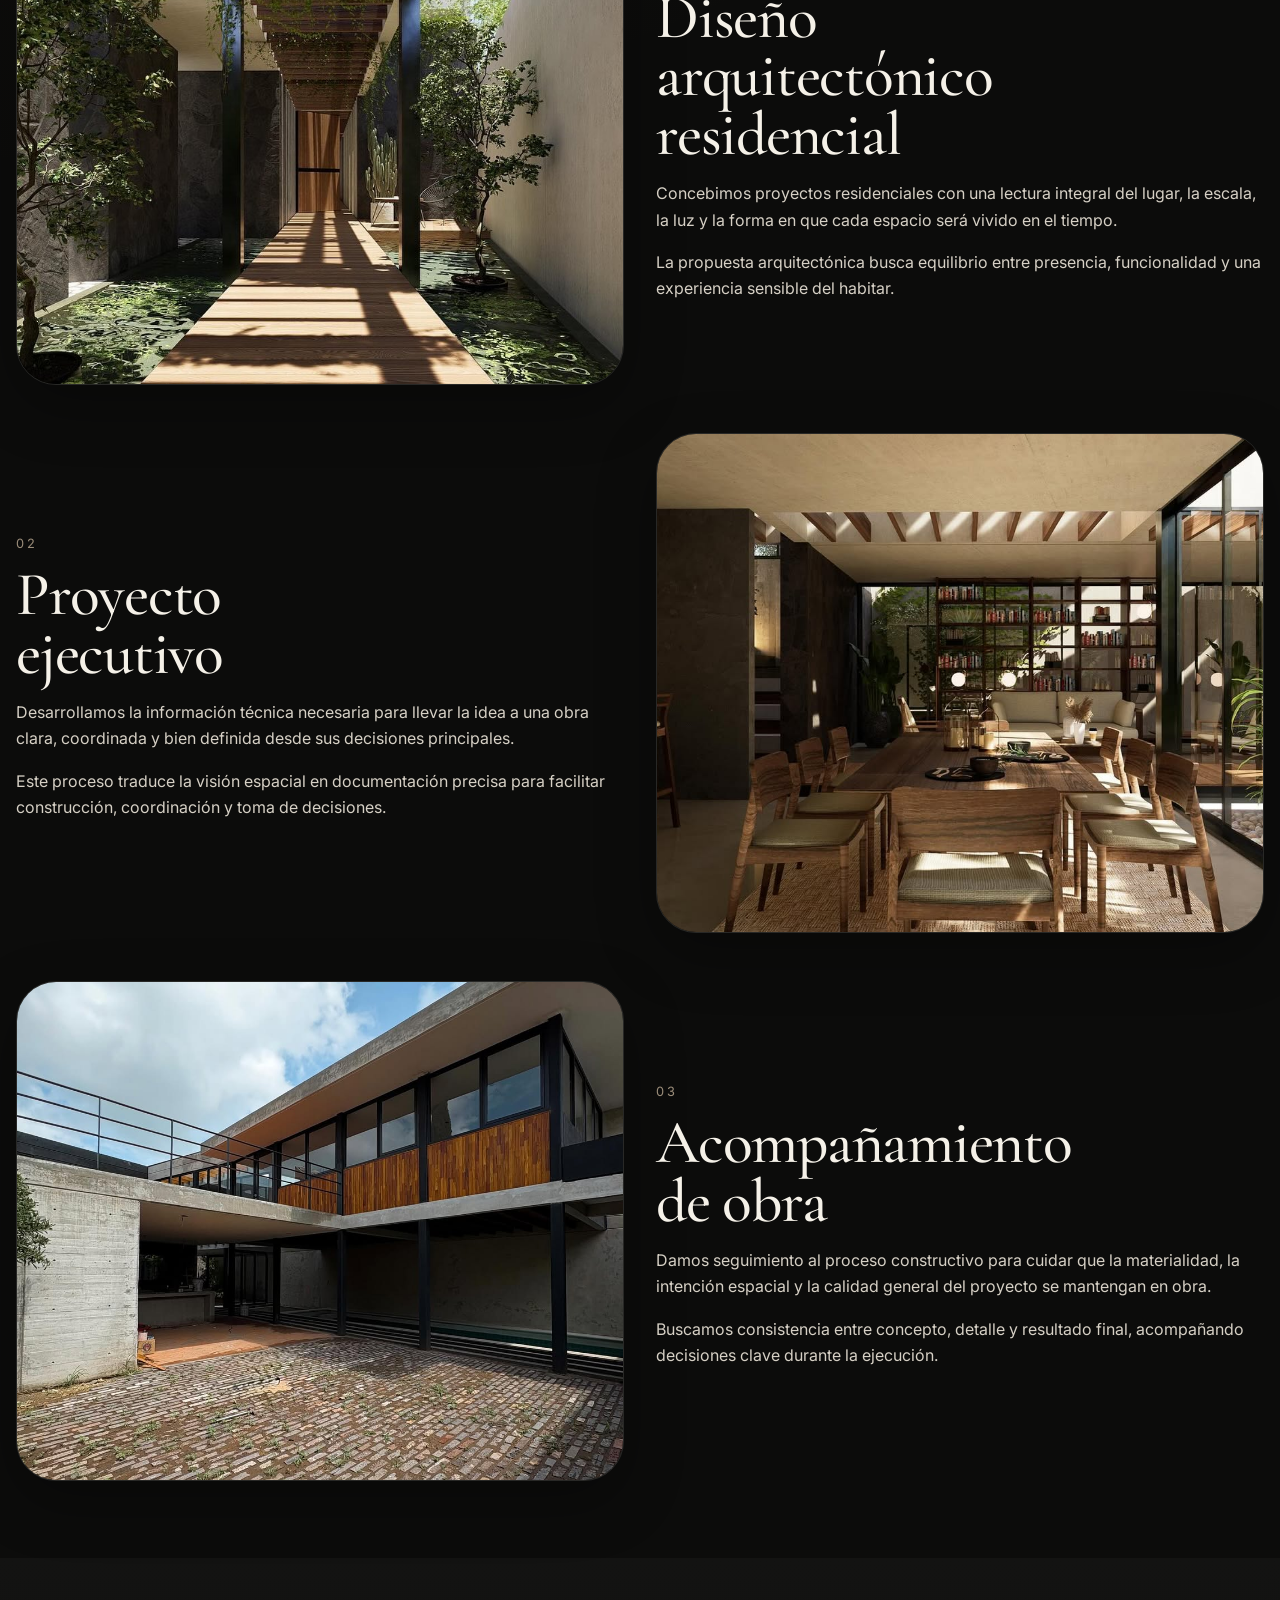
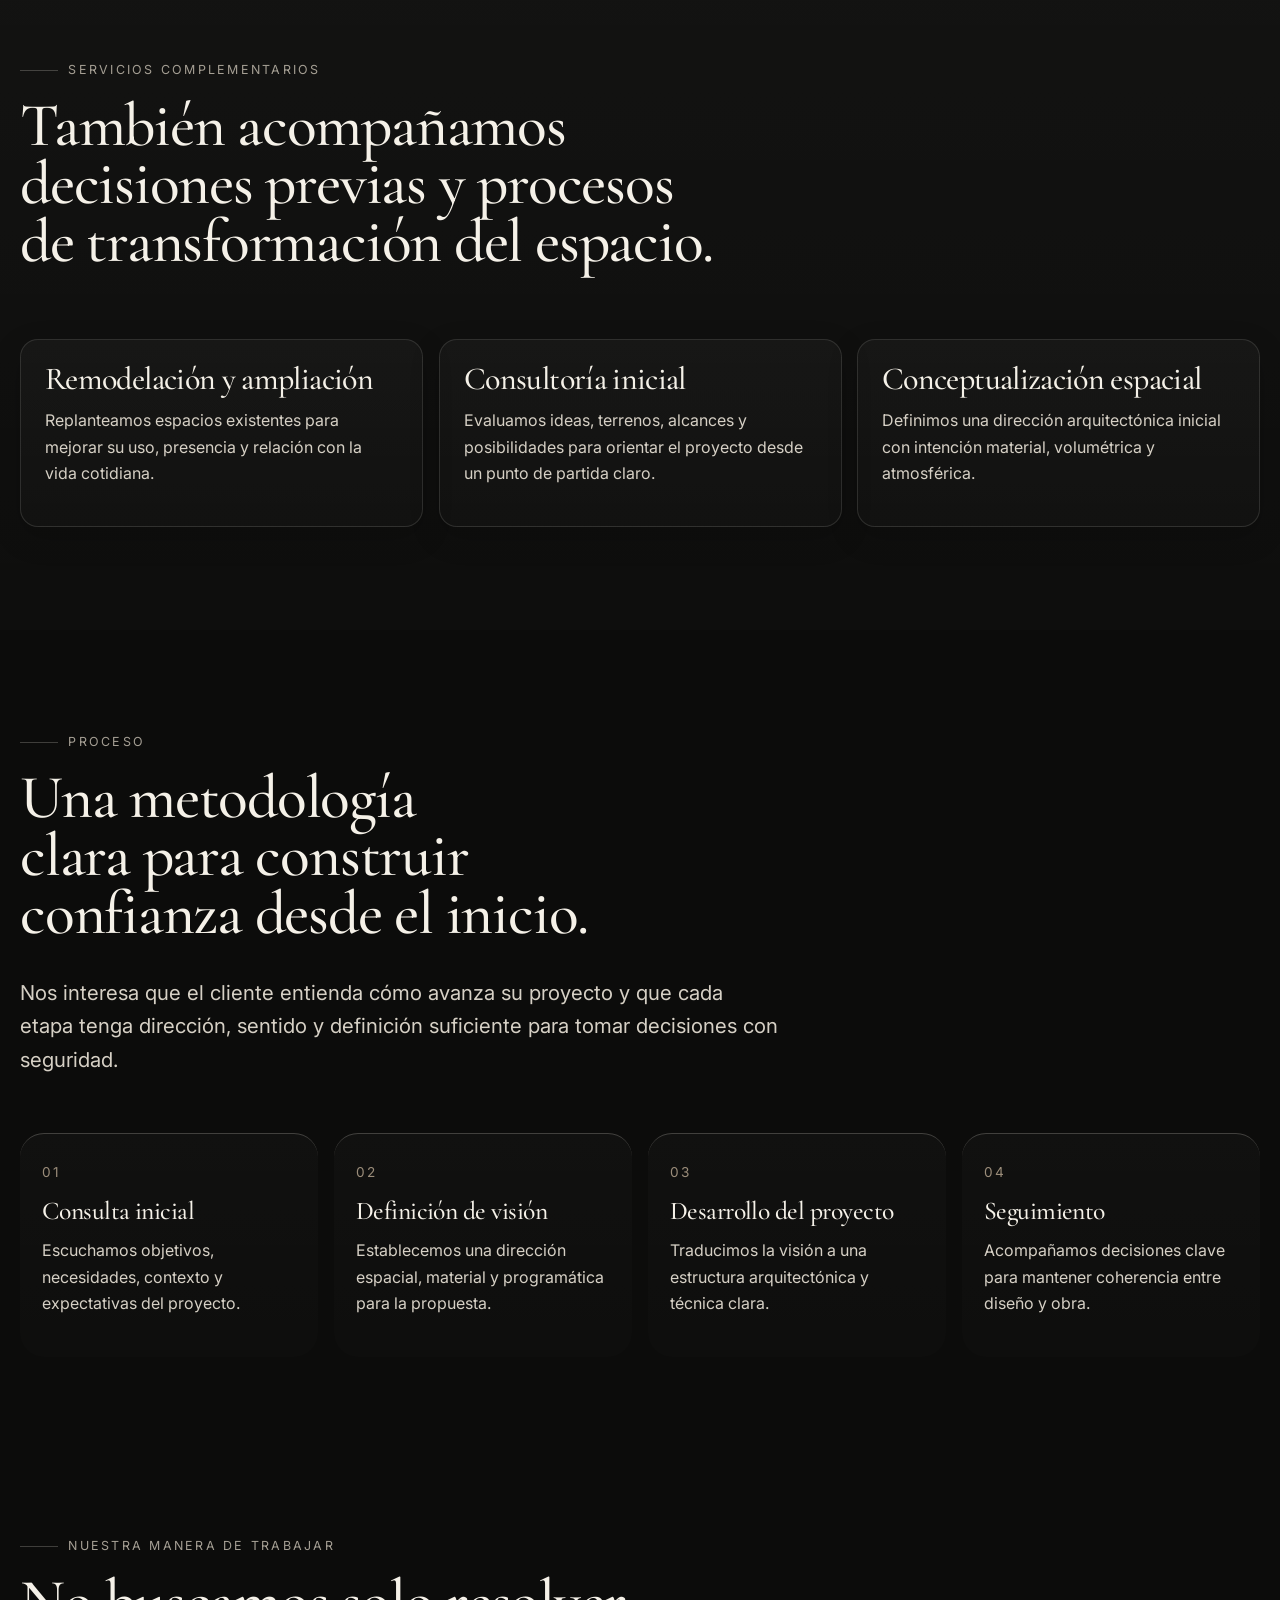
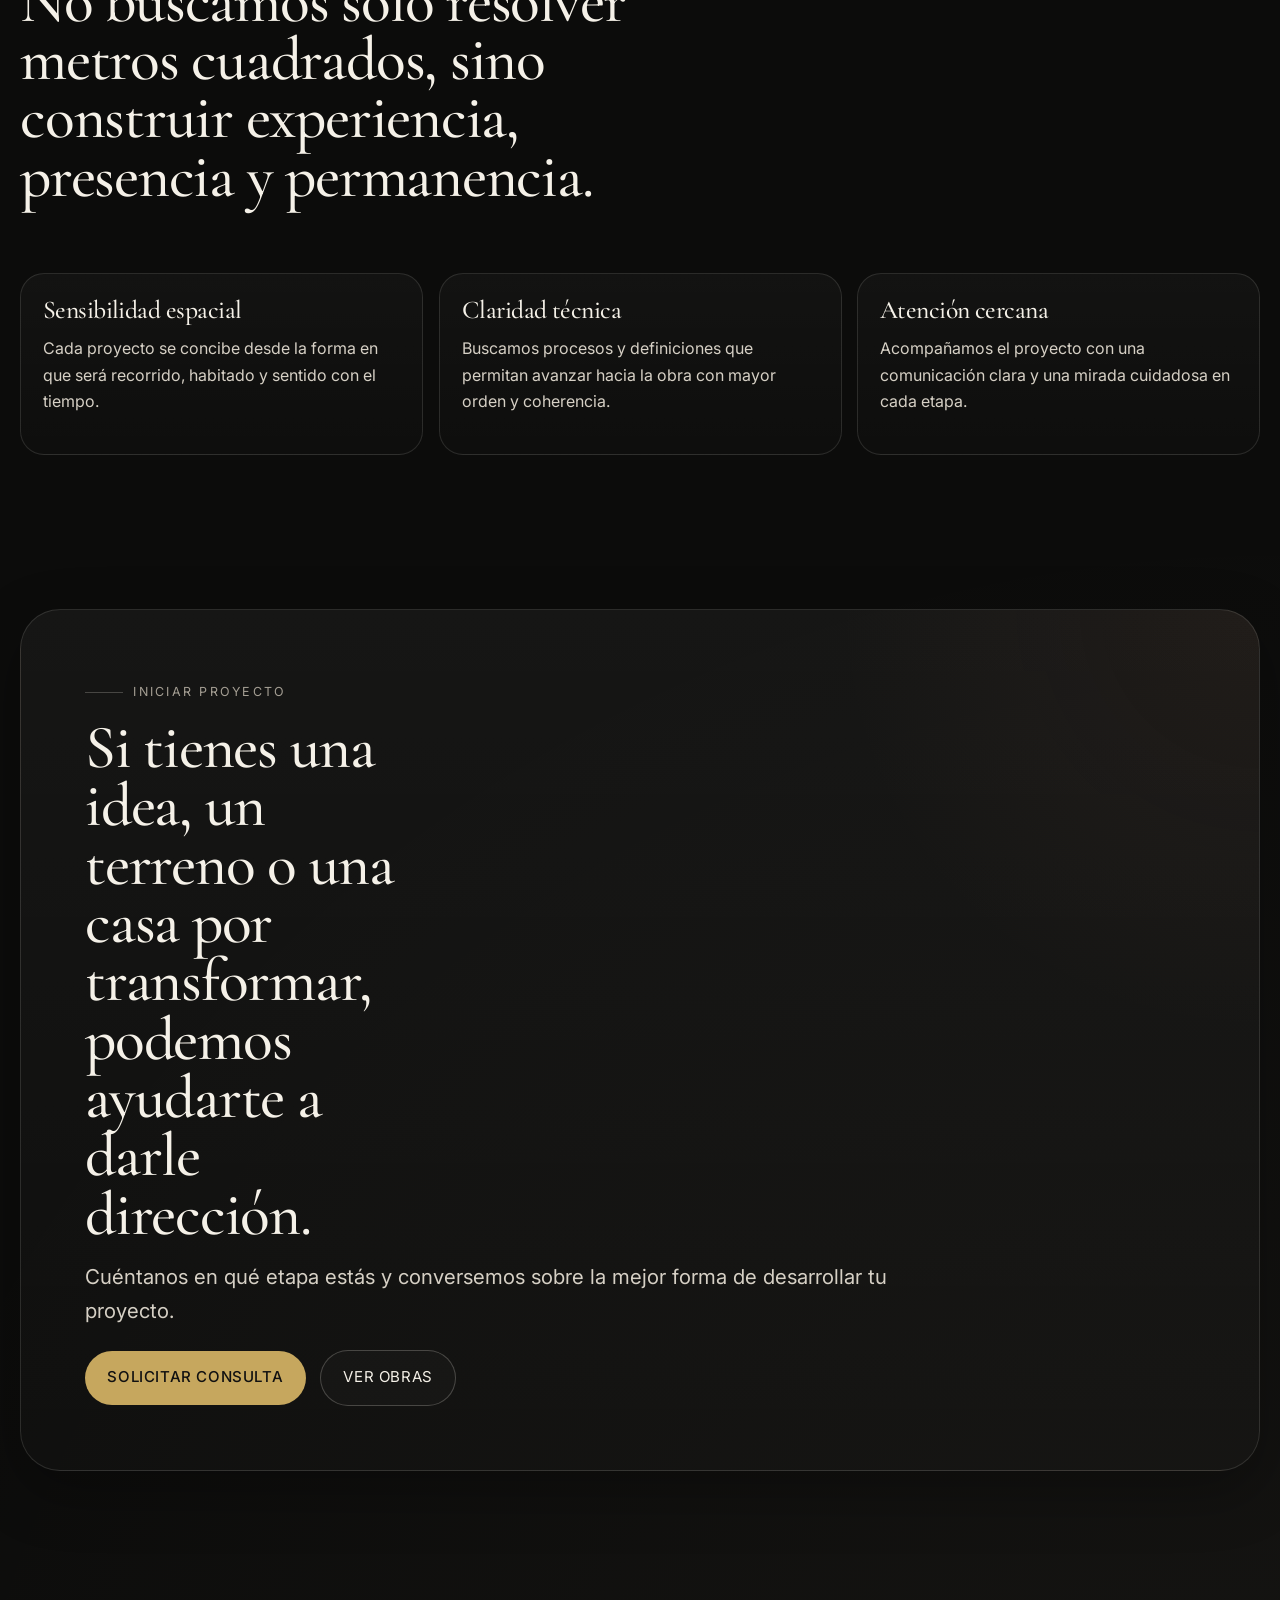
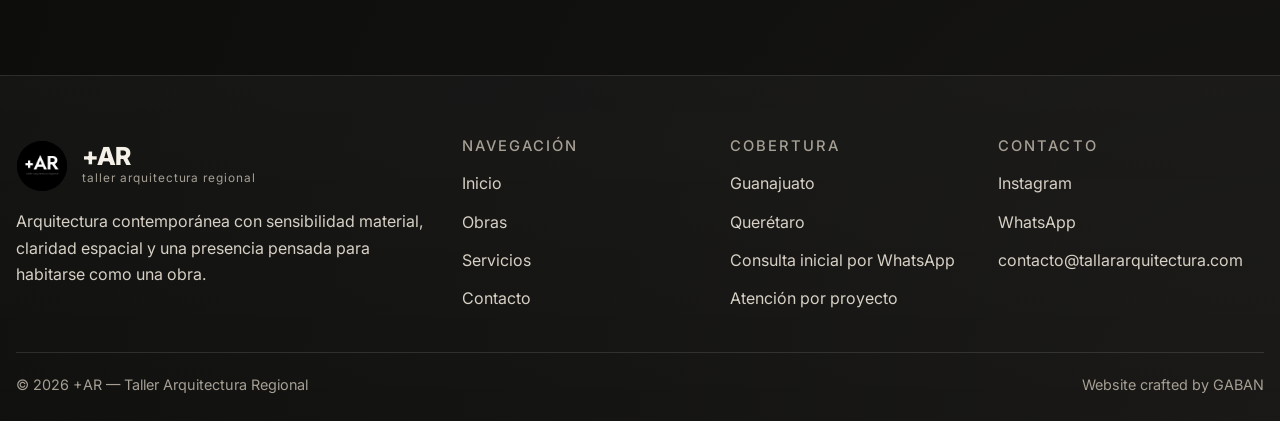
<file: servicios.html>
<!DOCTYPE html>
<html lang="es-MX">
<head>
  <meta charset="UTF-8">
  <meta name="viewport" content="width=device-width, initial-scale=1.0">
  <title>Servicios | +AR Taller Arquitectura Regional</title>
  <meta
    name="description"
    content="Servicios de arquitectura residencial contemporánea en Guanajuato y Querétaro: diseño arquitectónico, proyecto ejecutivo y acompañamiento de obra."
  >

  <link rel="preconnect" href="https://fonts.googleapis.com">
  <link rel="preconnect" href="https://fonts.gstatic.com" crossorigin>
  <link
    href="https://fonts.googleapis.com/css2?family=Cormorant+Garamond:wght@400;500;600;700&family=Inter:wght@300;400;500;600;700;800&display=swap"
    rel="stylesheet"
  >

  <link rel="stylesheet" href="css/styles.css">
  <link rel="stylesheet" href="css/components.css">
  <link rel="stylesheet" href="css/pages.css">
  <link rel="stylesheet" href="css/animations.css">
</head>
<body class="is-loading">
  <div id="site-loader"></div>
  <div id="site-navbar"></div>

  <main>
    <!-- HERO INTERNO -->
    <section class="inner-hero inner-hero--services">
      <div class="inner-hero__media">
        <img src="assets/images/project-casa-torre-01.jpg" alt="Servicios de arquitectura residencial de +AR">
      </div>
      <div class="inner-hero__overlay"></div>

      <div class="container-wide inner-hero__content">
        <div class="inner-hero__text reveal reveal-up">
          <span class="eyebrow">Servicios</span>
          <h1 class="text-balance">Del concepto al detalle técnico, acompañamos cada etapa del proyecto.</h1>
          <p class="lead">
            Desarrollamos arquitectura residencial contemporánea con procesos claros,
            sensibilidad material y una dirección pensada para construirse con coherencia.
          </p>
        </div>
      </div>
    </section>

    <!-- INTRO -->
    <section class="section section-sm services-intro">
      <div class="container">
        <div class="section-head narrow reveal reveal-up">
          <span class="eyebrow">Cómo trabajamos</span>
          <h2 class="text-balance">Cada servicio responde a una forma precisa de imaginar, definir y ejecutar la obra.</h2>
          <p class="lead">
            Nuestro trabajo combina visión arquitectónica, claridad espacial y seguimiento cercano
            para transformar una idea en un proyecto habitable, bien resuelto y fiel a su intención.
          </p>
        </div>
      </div>
    </section>

    <!-- SERVICIOS PRINCIPALES -->
    <section class="section section-sm services-main">
      <div class="container-wide">
        <div class="services-editorial">
          <article class="service-panel reveal reveal-up">
            <div class="service-panel__media rounded-xl">
              <img src="assets/images/project-casa-hm-02.jpg" alt="Diseño arquitectónico residencial">
            </div>

            <div class="service-panel__content">
              <span class="service-panel__index">01</span>
              <h2>Diseño arquitectónico residencial</h2>
              <p>
                Concebimos proyectos residenciales con una lectura integral del lugar, la escala,
                la luz y la forma en que cada espacio será vivido en el tiempo.
              </p>
              <p>
                La propuesta arquitectónica busca equilibrio entre presencia, funcionalidad y una
                experiencia sensible del habitar.
              </p>
            </div>
          </article>

          <article class="service-panel service-panel--reverse reveal reveal-up">
            <div class="service-panel__media rounded-xl">
              <img src="assets/images/project-casa-hm-03.jpg" alt="Proyecto ejecutivo arquitectónico">
            </div>

            <div class="service-panel__content">
              <span class="service-panel__index">02</span>
              <h2>Proyecto ejecutivo</h2>
              <p>
                Desarrollamos la información técnica necesaria para llevar la idea a una obra clara,
                coordinada y bien definida desde sus decisiones principales.
              </p>
              <p>
                Este proceso traduce la visión espacial en documentación precisa para facilitar
                construcción, coordinación y toma de decisiones.
              </p>
            </div>
          </article>

          <article class="service-panel reveal reveal-up">
            <div class="service-panel__media rounded-xl">
              <img src="assets/images/project-terracota-01.jpg" alt="Acompañamiento y seguimiento de obra">
            </div>

            <div class="service-panel__content">
              <span class="service-panel__index">03</span>
              <h2>Acompañamiento de obra</h2>
              <p>
                Damos seguimiento al proceso constructivo para cuidar que la materialidad,
                la intención espacial y la calidad general del proyecto se mantengan en obra.
              </p>
              <p>
                Buscamos consistencia entre concepto, detalle y resultado final, acompañando
                decisiones clave durante la ejecución.
              </p>
            </div>
          </article>
        </div>
      </div>
    </section>

    <!-- SERVICIOS COMPLEMENTARIOS -->
    <section class="section services-extra bg-soft">
      <div class="container">
        <div class="section-head narrow reveal reveal-up">
          <span class="eyebrow">Servicios complementarios</span>
          <h2 class="text-balance">También acompañamos decisiones previas y procesos de transformación del espacio.</h2>
        </div>

        <div class="extra-services-grid">
          <article class="extra-service-card card reveal reveal-up">
            <h3>Remodelación y ampliación</h3>
            <p>
              Replanteamos espacios existentes para mejorar su uso, presencia y relación con la vida cotidiana.
            </p>
          </article>

          <article class="extra-service-card card reveal reveal-up delay-1">
            <h3>Consultoría inicial</h3>
            <p>
              Evaluamos ideas, terrenos, alcances y posibilidades para orientar el proyecto desde un punto de partida claro.
            </p>
          </article>

          <article class="extra-service-card card reveal reveal-up delay-2">
            <h3>Conceptualización espacial</h3>
            <p>
              Definimos una dirección arquitectónica inicial con intención material, volumétrica y atmosférica.
            </p>
          </article>
        </div>
      </div>
    </section>

    <!-- PROCESO -->
    <section class="section process process--services">
      <div class="container">
        <div class="section-head narrow reveal reveal-up">
          <span class="eyebrow">Proceso</span>
          <h2 class="text-balance">Una metodología clara para construir confianza desde el inicio.</h2>
          <p class="lead">
            Nos interesa que el cliente entienda cómo avanza su proyecto y que cada etapa tenga dirección,
            sentido y definición suficiente para tomar decisiones con seguridad.
          </p>
        </div>

        <div class="process-grid">
          <article class="process-step reveal reveal-up">
            <span class="process-step__index">01</span>
            <h3>Consulta inicial</h3>
            <p>
              Escuchamos objetivos, necesidades, contexto y expectativas del proyecto.
            </p>
          </article>

          <article class="process-step reveal reveal-up delay-1">
            <span class="process-step__index">02</span>
            <h3>Definición de visión</h3>
            <p>
              Establecemos una dirección espacial, material y programática para la propuesta.
            </p>
          </article>

          <article class="process-step reveal reveal-up delay-2">
            <span class="process-step__index">03</span>
            <h3>Desarrollo del proyecto</h3>
            <p>
              Traducimos la visión a una estructura arquitectónica y técnica clara.
            </p>
          </article>

          <article class="process-step reveal reveal-up delay-3">
            <span class="process-step__index">04</span>
            <h3>Seguimiento</h3>
            <p>
              Acompañamos decisiones clave para mantener coherencia entre diseño y obra.
            </p>
          </article>
        </div>
      </div>
    </section>

    <!-- DIFERENCIADORES -->
    <section class="section section-sm services-values">
      <div class="container">
        <div class="section-head narrow reveal reveal-up">
          <span class="eyebrow">Nuestra manera de trabajar</span>
          <h2 class="text-balance">No buscamos solo resolver metros cuadrados, sino construir experiencia, presencia y permanencia.</h2>
        </div>

        <div class="values-grid">
          <article class="value-card reveal reveal-up">
            <h3>Sensibilidad espacial</h3>
            <p>
              Cada proyecto se concibe desde la forma en que será recorrido, habitado y sentido con el tiempo.
            </p>
          </article>

          <article class="value-card reveal reveal-up delay-1">
            <h3>Claridad técnica</h3>
            <p>
              Buscamos procesos y definiciones que permitan avanzar hacia la obra con mayor orden y coherencia.
            </p>
          </article>

          <article class="value-card reveal reveal-up delay-2">
            <h3>Atención cercana</h3>
            <p>
              Acompañamos el proyecto con una comunicación clara y una mirada cuidadosa en cada etapa.
            </p>
          </article>
        </div>
      </div>
    </section>

    <!-- CTA -->
    <section class="section final-cta">
      <div class="container">
        <div class="final-cta__box rounded-xl reveal reveal-up">
          <span class="eyebrow">Iniciar proyecto</span>
          <h2 class="text-balance">Si tienes una idea, un terreno o una casa por transformar, podemos ayudarte a darle dirección.</h2>
          <p class="lead">
            Cuéntanos en qué etapa estás y conversemos sobre la mejor forma de desarrollar tu proyecto.
          </p>

          <div class="btn-row">
            <a href="contacto.html" class="btn btn-primary">Solicitar consulta</a>
            <a href="obras.html" class="btn btn-secondary">Ver obras</a>
          </div>
        </div>
      </div>
    </section>
  </main>

  <div id="site-whatsapp"></div>
  <div id="site-footer"></div>

  <script src="js/components.js"></script>
  <script src="js/main.js"></script>
  <script src="js/scroll-reveal.js"></script>
</body>
</html>
</file>
<file: css/styles.css>
:root {
  --bg: #0c0c0b;
  --bg-soft: #141412;
  --surface: #181816;
  --surface-2: #20201d;

  --text: #f5f1e8;
  --text-soft: #d6d0c5;
  --text-muted: #a59f94;

  --line: rgba(245, 241, 232, 0.12);
  --line-strong: rgba(245, 241, 232, 0.22);

  --sand: #d8c7ae;
  --stone: #9b8d7a;
  --terracotta: #9f6b4f;
  --olive: #5f6c5a;

  --success: #8fb99b;
  --error: #d28d84;

  --shadow-soft: 0 10px 30px rgba(0, 0, 0, 0.18);
  --shadow-strong: 0 20px 60px rgba(0, 0, 0, 0.3);

  --radius-sm: 10px;
  --radius-md: 18px;
  --radius-lg: 28px;
  --radius-xl: 40px;

  --container: 1240px;
  --container-wide: 1380px;

  --section-space: clamp(5rem, 8vw, 8rem);
  --section-space-sm: clamp(3.5rem, 6vw, 5.5rem);

  --transition-fast: 180ms ease;
  --transition-base: 300ms ease;
  --transition-slow: 600ms ease;

  --font-display: "Cormorant Garamond", "Times New Roman", serif;
  --font-body: "Inter", "Helvetica Neue", Arial, sans-serif;
}

*,
*::before,
*::after {
  box-sizing: border-box;
}

html {
  scroll-behavior: smooth;
}

html,
body {
  margin: 0;
  padding: 0;
  overflow-x: hidden;
}

body {
  font-family: var(--font-body);
  background:
    radial-gradient(circle at top left, rgba(159, 107, 79, 0.08), transparent 26%),
    radial-gradient(circle at bottom right, rgba(216, 199, 174, 0.05), transparent 22%),
    var(--bg);
  color: var(--text);
  line-height: 1.65;
  -webkit-font-smoothing: antialiased;
  text-rendering: optimizeLegibility;
}

img,
picture,
video,
canvas,
svg {
  display: block;
  max-width: 100%;
}

img {
  height: auto;
}

a {
  color: inherit;
  text-decoration: none;
}

button,
input,
textarea,
select {
  font: inherit;
}

button {
  border: 0;
  background: none;
  color: inherit;
  cursor: pointer;
}

input,
textarea,
select {
  width: 100%;
  background: rgba(255, 255, 255, 0.02);
  color: var(--text);
  border: 1px solid var(--line);
  border-radius: var(--radius-sm);
  padding: 0.95rem 1rem;
  outline: none;
  transition:
    border-color var(--transition-base),
    background var(--transition-base),
    transform var(--transition-fast);
}

input:focus,
textarea:focus,
select:focus {
  border-color: var(--sand);
  background: rgba(255, 255, 255, 0.04);
}

textarea {
  resize: vertical;
  min-height: 160px;
}

::placeholder {
  color: var(--text-muted);
}

.container {
  width: min(calc(100% - 2rem), var(--container));
  margin-inline: auto;
}

.container-wide {
  width: min(calc(100% - 2rem), var(--container-wide));
  margin-inline: auto;
}

.section {
  padding: var(--section-space) 0;
  position: relative;
}

.section-sm {
  padding: var(--section-space-sm) 0;
}

.eyebrow {
  display: inline-flex;
  align-items: center;
  gap: 0.65rem;
  font-size: 0.78rem;
  letter-spacing: 0.18em;
  text-transform: uppercase;
  color: var(--text-muted);
}

.eyebrow::before {
  content: "";
  width: 38px;
  height: 1px;
  background: var(--line-strong);
}

h1,
h2,
h3,
h4,
h5,
h6 {
  margin: 0 0 1rem;
  font-family: var(--font-display);
  line-height: 0.95;
  font-weight: 500;
  letter-spacing: -0.02em;
}

h1 {
  font-size: clamp(3.4rem, 7vw, 7rem);
}

h2 {
  font-size: clamp(2.4rem, 4.8vw, 4.5rem);
}

h3 {
  font-size: clamp(1.6rem, 2.5vw, 2.3rem);
}

p {
  margin: 0 0 1rem;
  color: var(--text-soft);
  font-size: 1rem;
}

.lead {
  font-size: clamp(1.08rem, 1.8vw, 1.28rem);
  color: var(--text-soft);
  max-width: 62ch;
}

.text-muted {
  color: var(--text-muted);
}

.text-balance {
  text-wrap: balance;
}

.grid-2 {
  display: grid;
  gap: 2rem;
  grid-template-columns: repeat(2, minmax(0, 1fr));
}

.grid-3 {
  display: grid;
  gap: 1.5rem;
  grid-template-columns: repeat(3, minmax(0, 1fr));
}

.grid-4 {
  display: grid;
  gap: 1.5rem;
  grid-template-columns: repeat(4, minmax(0, 1fr));
}

.stack-sm > * + * {
  margin-top: 0.85rem;
}

.stack-md > * + * {
  margin-top: 1.25rem;
}

.stack-lg > * + * {
  margin-top: 1.75rem;
}

.btn-row {
  display: flex;
  flex-wrap: wrap;
  gap: 0.9rem;
  align-items: center;
}

.btn {
  display: inline-flex;
  align-items: center;
  justify-content: center;
  gap: 0.65rem;
  min-height: 52px;
  padding: 0.9rem 1.4rem;
  border-radius: 999px;
  font-size: 0.94rem;
  letter-spacing: 0.04em;
  text-transform: uppercase;
  transition:
    transform var(--transition-fast),
    background var(--transition-base),
    border-color var(--transition-base),
    color var(--transition-base),
    opacity var(--transition-base);
}

.btn-primary {
  background: #C6A75E;   /* dorado elegante */
  color: #111111;        /* texto oscuro para contraste */
  border: none;
  font-weight: 500;
}

.btn-primary:hover {
  background: #D4B66A;
  transform: translateY(-1px);
}

.btn-secondary {
  border: 1px solid var(--line-strong);
  color: var(--text);
  background: rgba(255, 255, 255, 0.02);
}

.btn-secondary:hover {
  transform: translateY(-2px);
  border-color: rgba(245, 241, 232, 0.34);
  background: rgba(255, 255, 255, 0.04);
}

.btn-ghost {
  padding-inline: 0;
  min-height: auto;
  border-radius: 0;
  color: var(--text-soft);
  text-transform: none;
  letter-spacing: 0.02em;
}

.btn-ghost:hover {
  color: var(--text);
}

.card {
  background: linear-gradient(
    180deg,
    rgba(255, 255, 255, 0.03) 0%,
    rgba(255, 255, 255, 0.015) 100%
  );
  border: 1px solid var(--line);
  border-radius: var(--radius-md);
  box-shadow: var(--shadow-soft);
}

.section-head {
  display: grid;
  gap: 1rem;
  margin-bottom: clamp(2rem, 4vw, 3.5rem);
}

.section-head.narrow {
  max-width: 760px;
}

.kicker {
  font-size: 0.95rem;
  text-transform: uppercase;
  letter-spacing: 0.16em;
  color: var(--stone);
}

.divider {
  width: 100%;
  height: 1px;
  background: linear-gradient(
    90deg,
    transparent 0%,
    var(--line-strong) 20%,
    var(--line-strong) 80%,
    transparent 100%
  );
}

.bg-soft {
  background: linear-gradient(
    180deg,
    rgba(255, 255, 255, 0.03) 0%,
    rgba(255, 255, 255, 0.01) 100%
  );
}

.rounded-xl {
  border-radius: var(--radius-xl);
  overflow: hidden;
}

.hide {
  display: none !important;
}

.sr-only {
  position: absolute;
  width: 1px;
  height: 1px;
  padding: 0;
  margin: -1px;
  border: 0;
  overflow: hidden;
  clip: rect(0, 0, 0, 0);
  white-space: nowrap;
}

body.is-loading {
  overflow: hidden;
}

body.modal-open {
  overflow: hidden;
}

@media (max-width: 1100px) {
  .grid-4 {
    grid-template-columns: repeat(2, minmax(0, 1fr));
  }
}

@media (max-width: 900px) {
  .grid-2,
  .grid-3 {
    grid-template-columns: 1fr;
  }
}

@media (max-width: 640px) {
  .container,
  .container-wide {
    width: min(calc(100% - 1.25rem), var(--container));
  }

  .btn {
    width: 100%;
  }

  .btn-row {
    align-items: stretch;
  }

  h1 {
    font-size: clamp(2.7rem, 13vw, 4.4rem);
  }

  h2 {
    font-size: clamp(2rem, 10vw, 3rem);
  }
}
</file>
<file: css/components.css>
.site-header {
  position: fixed;
  inset: 0 0 auto 0;
  z-index: 1000;
  padding: 1rem 0;
  transition:
    background var(--transition-base),
    border-color var(--transition-base),
    backdrop-filter var(--transition-base),
    transform var(--transition-base),
    padding var(--transition-base);
}

.site-header.is-scrolled {
  background: rgba(12, 12, 11, 0.75);
  backdrop-filter: blur(18px);
  border-bottom: 1px solid var(--line);
  padding: 0.8rem 0;
}

.site-header__inner {
  display: flex;
  align-items: center;
  justify-content: space-between;
  gap: 1.5rem;
}

.brand {
  display: inline-flex;
  align-items: center;
  gap: 0.9rem;
  min-width: 0;
}

.brand__logo {
  width: 52px;
  height: 52px;
  object-fit: contain;
  border-radius: 50%;
  background: #000;
  border: 1px solid rgba(255, 255, 255, 0.08);
}

.brand__text {
  display: flex;
  flex-direction: column;
  min-width: 0;
}

.brand__mark {
  font-family: var(--font-body);
  font-size: 1.55rem;
  font-weight: 800;
  letter-spacing: -0.04em;
  line-height: 1;
  color: var(--text);
}

.brand__sub {
  font-size: 0.74rem;
  color: var(--text-muted);
  letter-spacing: 0.08em;
  text-transform: lowercase;
  white-space: nowrap;
}

.site-nav {
  display: flex;
  align-items: center;
  gap: 1.6rem;
}

.site-nav a {
  position: relative;
  color: var(--text-soft);
  font-size: 0.95rem;
  transition: color var(--transition-base), opacity var(--transition-base);
}

.site-nav a:hover,
.site-nav a.is-active {
  color: var(--text);
}

.site-nav a[data-page]::after {
  content: "";
  position: absolute;
  left: 0;
  bottom: -0.4rem;
  width: 100%;
  height: 1px;
  background: var(--sand);
  transform: scaleX(0);
  transform-origin: left;
  transition: transform var(--transition-base);
}

.site-nav a[data-page]:hover::after,
.site-nav a[data-page].is-active::after {
  transform: scaleX(1);
}

.site-nav__cta {
  margin-left: 0.5rem;
}

.menu-toggle {
  display: none;
  width: 52px;
  height: 52px;
  border: 1px solid var(--line);
  border-radius: 50%;
  align-items: center;
  justify-content: center;
  flex-direction: column;
  gap: 5px;
  background: rgba(255, 255, 255, 0.02);
}

.menu-toggle span {
  width: 18px;
  height: 1.5px;
  background: var(--text);
  transition: transform var(--transition-base), opacity var(--transition-base);
}

.menu-toggle.is-open span:first-child {
  transform: translateY(3.5px) rotate(45deg);
}

.menu-toggle.is-open span:last-child {
  transform: translateY(-3.5px) rotate(-45deg);
}

.site-footer {
  border-top: 1px solid var(--line);
  background:
    linear-gradient(180deg, rgba(255, 255, 255, 0.03) 0%, rgba(255, 255, 255, 0.01) 100%);
  padding: 4rem 0 1.5rem;
  margin-top: var(--section-space);
}

.site-footer__grid {
  display: grid;
  gap: 2rem;
  grid-template-columns: 1.4fr 0.8fr 0.8fr 0.9fr;
  margin-bottom: 2.5rem;
}

.site-footer__brand {
  max-width: 420px;
}

.brand--footer {
  margin-bottom: 1rem;
}

.site-footer__title {
  margin-bottom: 1rem;
  font-family: var(--font-body);
  font-size: 0.92rem;
  letter-spacing: 0.14em;
  text-transform: uppercase;
  color: var(--text-muted);
}

.site-footer__list {
  list-style: none;
  padding: 0;
  margin: 0;
}

.site-footer__list li + li {
  margin-top: 0.75rem;
}

.site-footer__list a,
.site-footer__list li {
  color: var(--text-soft);
  transition: color var(--transition-base);
}

.site-footer__list a:hover {
  color: var(--text);
}

.site-footer__bottom {
  padding-top: 1.25rem;
  border-top: 1px solid var(--line);
  display: flex;
  flex-wrap: wrap;
  justify-content: space-between;
  gap: 0.8rem 1.5rem;
}

.site-footer__bottom p {
  margin: 0;
  color: var(--text-muted);
  font-size: 0.9rem;
}

.site-loader {
  position: fixed;
  inset: 0;
  z-index: 2000;
  display: grid;
  place-items: center;
  gap: 1rem;
  background: #090909;
  transition:
    opacity 700ms ease,
    visibility 700ms ease;
}

.site-loader.is-hidden {
  opacity: 0;
  visibility: hidden;
  pointer-events: none;
}

.site-loader__mark {
  font-size: clamp(3rem, 8vw, 5.5rem);
  font-weight: 800;
  letter-spacing: -0.06em;
  color: var(--text);
}

.site-loader__line {
  width: min(180px, 42vw);
  height: 1px;
  background: linear-gradient(
    90deg,
    transparent 0%,
    var(--sand) 50%,
    transparent 100%
  );
  animation: loaderPulse 1.6s ease-in-out infinite;
}

@keyframes loaderPulse {
  0%,
  100% {
    opacity: 0.35;
    transform: scaleX(0.7);
  }
  50% {
    opacity: 1;
    transform: scaleX(1);
  }
}

.whatsapp-float {
  position: fixed;
  right: 1.1rem;
  bottom: 1.1rem;
  z-index: 950;
  width: 62px;
  height: 62px;
  border-radius: 50%;
  display: grid;
  place-items: center;
  background: rgba(16, 16, 16, 0.88);
  color: #ffffff;
  border: 1px solid rgba(255, 255, 255, 0.14);
  box-shadow: var(--shadow-strong);
  transition:
    transform var(--transition-fast),
    background var(--transition-base),
    border-color var(--transition-base);
}

.whatsapp-float:hover {
  transform: translateY(-4px);
  background: rgba(27, 27, 27, 0.94);
  border-color: rgba(216, 199, 174, 0.34);
}

.whatsapp-float svg {
  width: 28px;
  height: 28px;
  fill: currentColor;
}

.form-card {
  padding: clamp(1.3rem, 2vw, 2rem);
  border-radius: var(--radius-lg);
  background:
    linear-gradient(180deg, rgba(255,255,255,0.035) 0%, rgba(255,255,255,0.015) 100%);
  border: 1px solid var(--line);
  box-shadow: var(--shadow-soft);
}

.form-grid {
  display: grid;
  gap: 1rem;
  grid-template-columns: repeat(2, minmax(0, 1fr));
}

.form-grid .full {
  grid-column: 1 / -1;
}

.form-field label {
  display: inline-block;
  margin-bottom: 0.55rem;
  color: var(--text-soft);
  font-size: 0.95rem;
}

.form-note {
  color: var(--text-muted);
  font-size: 0.92rem;
  margin-top: 0.75rem;
}

.status-message {
  margin-top: 1rem;
  padding: 0.9rem 1rem;
  border-radius: var(--radius-sm);
  border: 1px solid var(--line);
  color: var(--text-soft);
}

.status-message.is-success {
  border-color: rgba(143, 185, 155, 0.32);
  background: rgba(143, 185, 155, 0.08);
}

.status-message.is-error {
  border-color: rgba(210, 141, 132, 0.32);
  background: rgba(210, 141, 132, 0.08);
}

@media (max-width: 1080px) {
  .site-footer__grid {
    grid-template-columns: 1fr 1fr;
  }
}

@media (max-width: 920px) {
  .menu-toggle {
    display: inline-flex;
  }

  .site-nav {
    position: fixed;
    inset: 84px 1rem auto 1rem;
    flex-direction: column;
    align-items: stretch;
    gap: 0.75rem;
    padding: 1rem;
    border: 1px solid var(--line);
    border-radius: 24px;
    background: rgba(14, 14, 13, 0.96);
    backdrop-filter: blur(18px);
    box-shadow: var(--shadow-strong);
    transform: translateY(-12px);
    opacity: 0;
    pointer-events: none;
    transition:
      opacity var(--transition-base),
      transform var(--transition-base);
  }

  .site-nav.is-open {
    opacity: 1;
    transform: translateY(0);
    pointer-events: auto;
  }

  .site-nav a {
    padding: 0.8rem 0.3rem;
  }

  .site-nav__cta {
    margin-left: 0;
    margin-top: 0.3rem;
  }
}

@media (max-width: 640px) {
  .brand__sub {
    white-space: normal;
    max-width: 150px;
    line-height: 1.2;
  }

  .site-footer__grid,
  .form-grid {
    grid-template-columns: 1fr;
  }

  .site-footer {
    padding-top: 3rem;
  }

  .footer-credit {
  color: rgba(255,255,255,0.6);
  text-decoration: none;
  transition: all 0.3s ease;
}

.footer-credit:hover {
  color: #C6A75E;
}

  .whatsapp-float {
    width: 58px;
    height: 58px;
    right: 0.9rem;
    bottom: 0.9rem;
  }
}
</file>
<file: css/pages.css>
/* =========================================================
   HOME · HERO
========================================================= */
.hero {
  position: relative;
  min-height: 100svh;
  display: grid;
  align-items: end;
  overflow: clip;
  isolation: isolate;
}

.hero__media,
.hero__overlay {
  position: absolute;
  inset: 0;
}

.hero__media {
  z-index: 0;
}

.hero__media img {
  width: 100%;
  height: 100%;
  object-fit: cover;
  object-position: center;
}

.hero__overlay {
  background:
    linear-gradient(180deg, rgba(8, 8, 8, 0.14) 0%, rgba(8, 8, 8, 0.32) 38%, rgba(8, 8, 8, 0.88) 100%),
    linear-gradient(90deg, rgba(8, 8, 8, 0.52) 0%, rgba(8, 8, 8, 0.14) 42%, rgba(8, 8, 8, 0.28) 100%);
  z-index: 1;
}

.hero::after {
  content: "";
  position: absolute;
  inset: auto 0 0 0;
  height: 180px;
  background: linear-gradient(180deg, transparent 0%, var(--bg) 100%);
  z-index: 1;
}

.hero__content {
  position: relative;
  z-index: 2;
  width: 100%;
  padding-top: 9rem;
  padding-bottom: 3.5rem;
  display: grid;
  gap: 3rem;
}

.hero__text {
  max-width: 780px;
}

.hero__text h1 {
  max-width: 10ch;
  margin-top: 1rem;
  margin-bottom: 1.25rem;
}

.hero__text .lead {
  max-width: 54ch;
}

.hero__meta {
  display: grid;
  grid-template-columns: repeat(3, minmax(0, 1fr));
  gap: 1rem;
  max-width: 980px;
}

.hero__meta-card {
  padding: 1.1rem 1.15rem;
  border: 1px solid rgba(245, 241, 232, 0.14);
  background: rgba(12, 12, 11, 0.34);
  backdrop-filter: blur(14px);
  border-radius: 20px;
  box-shadow: var(--shadow-soft);
}

.hero__meta-card span {
  display: block;
  margin-bottom: 0.45rem;
  font-size: 0.82rem;
  letter-spacing: 0.12em;
  text-transform: uppercase;
  color: rgba(245, 241, 232, 0.66);
}

.hero__meta-card strong {
  display: block;
  font-size: 1rem;
  font-weight: 500;
  color: var(--text);
}

/* =========================================================
   HOME · MANIFESTO
========================================================= */
.manifesto {
  padding-top: clamp(5rem, 8vw, 8rem);
}

.manifesto__grid {
  display: grid;
  grid-template-columns: minmax(0, 1.05fr) minmax(0, 0.95fr);
  gap: clamp(2rem, 4vw, 4rem);
  align-items: center;
}

.manifesto__copy {
  max-width: 640px;
}

.manifesto__copy h2 {
  margin-top: 1rem;
  margin-bottom: 1.35rem;
  max-width: 11ch;
}

.manifesto__visual {
  justify-self: end;
  width: 100%;
}

.manifesto__image {
  width: 100%;
  height: clamp(420px, 52vw, 620px);
  border: 1px solid var(--line);
  box-shadow: var(--shadow-strong);
  overflow: hidden;
}

.manifesto__image img {
  width: 100%;
  height: 100%;
  object-fit: cover;
}

/* =========================================================
   HOME · FEATURED WORKS
========================================================= */
.featured-works .section-head {
  margin-bottom: 2.5rem;
}

.works-grid {
  display: grid;
  grid-template-columns: 1.4fr 0.8fr 0.8fr;
  gap: 1.1rem;
}

.work-card {
  position: relative;
  min-height: 560px;
  overflow: hidden;
  border-radius: 28px;
  border: 1px solid var(--line);
  background: #121212;
}

.work-card--lg {
  min-height: 620px;
}

.work-card__link {
  position: relative;
  display: block;
  width: 100%;
  height: 100%;
}

.work-card__image,
.work-card__image img {
  width: 100%;
  height: 100%;
}

.work-card__image {
  overflow: hidden;
}

.work-card__image img {
  object-fit: cover;
}

.work-card__overlay {
  position: absolute;
  inset: 0;
  display: flex;
  flex-direction: column;
  justify-content: flex-end;
  padding: 1.6rem;
  background:
    linear-gradient(180deg, rgba(8, 8, 8, 0.04) 20%, rgba(8, 8, 8, 0.86) 100%);
}

.work-card__meta {
  display: flex;
  flex-wrap: wrap;
  gap: 0.6rem;
  align-items: center;
  margin-bottom: 0.8rem;
}

.work-card__tag,
.work-card__location {
  display: inline-flex;
  align-items: center;
  min-height: 34px;
  padding: 0.4rem 0.75rem;
  border-radius: 999px;
  font-size: 0.78rem;
  text-transform: uppercase;
  letter-spacing: 0.08em;
  border: 1px solid rgba(245, 241, 232, 0.12);
}

.work-card__tag {
  background: rgba(216, 199, 174, 0.14);
  color: var(--text);
}

.work-card__location {
  background: rgba(255, 255, 255, 0.04);
  color: rgba(245, 241, 232, 0.78);
}

.work-card h3 {
  max-width: 12ch;
  margin: 0;
  font-size: clamp(1.5rem, 2vw, 2rem);
  line-height: 1.02;
  color: var(--text);
}

.featured-works__cta {
  margin-top: 2rem;
  display: flex;
  justify-content: flex-end;
}

/* =========================================================
   HOME · QUOTES
========================================================= */
.quotes-strip {
  padding-top: clamp(4rem, 6vw, 5.5rem);
}

.quotes-carousel {
  position: relative;
  overflow: hidden;
  border: 1px solid var(--line);
  border-radius: 30px;
  padding: clamp(1.5rem, 3vw, 2.3rem);
  background:
    linear-gradient(180deg, rgba(255, 255, 255, 0.035) 0%, rgba(255, 255, 255, 0.015) 100%);
  box-shadow: var(--shadow-soft);
}

.quotes-track {
  position: relative;
  min-height: 170px;
}

.quote-card {
  position: absolute;
  inset: 0;
  display: grid;
  align-content: center;
  opacity: 0;
  transform: translateY(14px);
  transition:
    opacity 500ms ease,
    transform 500ms ease;
  pointer-events: none;
}

.quote-card.is-active {
  opacity: 1;
  transform: translateY(0);
  pointer-events: auto;
}

.quote-card p {
  max-width: 28ch;
  margin: 0;
  font-family: var(--font-display);
  font-size: clamp(2rem, 4vw, 3.6rem);
  line-height: 0.98;
  color: var(--text);
}

.quotes-dots {
  display: flex;
  align-items: center;
  gap: 0.65rem;
  margin-top: 1.5rem;
}

.quotes-dots button {
  width: 10px;
  height: 10px;
  padding: 0;
  border-radius: 50%;
  background: rgba(245, 241, 232, 0.22);
}

.quotes-dots button.is-active {
  background: var(--sand);
  transform: scale(1.15);
}

/* =========================================================
   HOME · PHILOSOPHY
========================================================= */
.philosophy__layout {
  display: grid;
  grid-template-columns: minmax(0, 0.95fr) minmax(0, 1.05fr);
  gap: clamp(2rem, 4vw, 4rem);
  align-items: center;
}

.philosophy__media {
  width: 100%;
}

.philosophy__image {
  width: 100%;
  height: clamp(440px, 56vw, 640px);
  border: 1px solid var(--line);
  box-shadow: var(--shadow-strong);
  overflow: hidden;
}

.philosophy__image img {
  width: 100%;
  height: 100%;
  object-fit: cover;
}

.philosophy__content {
  max-width: 640px;
}

.philosophy__content h2 {
  margin-top: 1rem;
  margin-bottom: 1.5rem;
  max-width: 11ch;
}

.philosophy__points {
  display: grid;
  gap: 1rem;
}

.philosophy__point {
  padding: 1.25rem 1.3rem;
  border: 1px solid var(--line);
  border-radius: 22px;
  background: rgba(255, 255, 255, 0.02);
}

.philosophy__point h3 {
  margin-bottom: 0.65rem;
  font-size: clamp(1.35rem, 2vw, 1.8rem);
}

/* =========================================================
   HOME · SERVICES PREVIEW
========================================================= */
.services-grid {
  display: grid;
  grid-template-columns: repeat(3, minmax(0, 1fr));
  gap: 1rem;
}

.service-card {
  padding: 1.6rem;
  min-height: 260px;
  display: flex;
  flex-direction: column;
  justify-content: flex-start;
}

.service-card__number {
  display: inline-flex;
  margin-bottom: 1rem;
  font-size: 0.84rem;
  letter-spacing: 0.12em;
  text-transform: uppercase;
  color: var(--stone);
}

.service-card h3 {
  margin-bottom: 0.9rem;
  font-size: clamp(1.5rem, 2vw, 2rem);
}

.services-preview__cta {
  margin-top: 2rem;
  display: flex;
  justify-content: center;
}

/* =========================================================
   SHARED · PROCESS
========================================================= */
.process-grid {
  display: grid;
  grid-template-columns: repeat(4, minmax(0, 1fr));
  gap: 1rem;
}

.process-step {
  padding: 1.5rem 1.35rem;
  border-top: 1px solid var(--line-strong);
  background: linear-gradient(
    180deg,
    rgba(255, 255, 255, 0.025) 0%,
    rgba(255, 255, 255, 0.01) 100%
  );
  border-radius: 24px;
}

.process-step__index {
  display: inline-block;
  margin-bottom: 1rem;
  color: var(--stone);
  font-size: 0.85rem;
  letter-spacing: 0.16em;
  text-transform: uppercase;
}

.process-step h3 {
  margin-bottom: 0.85rem;
  font-size: clamp(1.45rem, 2vw, 1.9rem);
}

/* =========================================================
   SHARED · INNER HERO
========================================================= */
.inner-hero {
  position: relative;
  min-height: 72svh;
  display: grid;
  align-items: end;
  overflow: clip;
  isolation: isolate;
}

.inner-hero__media,
.inner-hero__overlay {
  position: absolute;
  inset: 0;
}

.inner-hero__media {
  z-index: 0;
}

.inner-hero__media img {
  width: 100%;
  height: 100%;
  object-fit: cover;
  object-position: center;
}

.inner-hero__overlay {
  background:
    linear-gradient(180deg, rgba(8, 8, 8, 0.14) 0%, rgba(8, 8, 8, 0.3) 34%, rgba(8, 8, 8, 0.88) 100%),
    linear-gradient(90deg, rgba(8, 8, 8, 0.46) 0%, rgba(8, 8, 8, 0.12) 48%, rgba(8, 8, 8, 0.26) 100%);
  z-index: 1;
}

.inner-hero::after {
  content: "";
  position: absolute;
  inset: auto 0 0 0;
  height: 150px;
  background: linear-gradient(180deg, transparent 0%, var(--bg) 100%);
  z-index: 1;
}

.inner-hero__content {
  position: relative;
  z-index: 2;
  padding-top: 8.5rem;
  padding-bottom: 3rem;
}

.inner-hero__text {
  max-width: 860px;
}

.inner-hero__text h1 {
  margin-top: 1rem;
  margin-bottom: 1.2rem;
  max-width: 12ch;
}

.inner-hero__text .lead {
  max-width: 58ch;
}

/* =========================================================
   OBRAS
========================================================= */
.works-intro .section-head {
  margin-bottom: 0;
}

.editorial-grid {
  display: grid;
  grid-template-columns: repeat(2, minmax(0, 1fr));
  gap: 1.15rem;
}

.editorial-project {
  position: relative;
  overflow: hidden;
  border-radius: 28px;
  border: 1px solid var(--line);
  background: rgba(255, 255, 255, 0.02);
  box-shadow: var(--shadow-soft);
}

.editorial-project--featured {
  grid-column: 1 / -1;
}

.editorial-project__link {
  display: grid;
  grid-template-columns: minmax(0, 1.15fr) minmax(0, 0.85fr);
  min-height: 420px;
}

.editorial-project--featured .editorial-project__link {
  min-height: 560px;
}

.editorial-project__image {
  overflow: hidden;
  background: #111;
}

.editorial-project__image img {
  width: 100%;
  height: 100%;
  object-fit: cover;
}

.editorial-project__content {
  display: flex;
  flex-direction: column;
  justify-content: space-between;
  gap: 1.25rem;
  padding: 1.45rem;
  background:
    linear-gradient(180deg, rgba(255, 255, 255, 0.03) 0%, rgba(255, 255, 255, 0.015) 100%);
}

.editorial-project__top {
  display: flex;
  flex-wrap: wrap;
  gap: 0.6rem;
  align-items: center;
}

.editorial-project__label,
.editorial-project__location {
  display: inline-flex;
  align-items: center;
  min-height: 34px;
  padding: 0.42rem 0.78rem;
  border-radius: 999px;
  font-size: 0.78rem;
  text-transform: uppercase;
  letter-spacing: 0.08em;
  border: 1px solid rgba(245, 241, 232, 0.12);
}

.editorial-project__label {
  background: rgba(216, 199, 174, 0.14);
  color: var(--text);
}

.editorial-project__location {
  background: rgba(255, 255, 255, 0.04);
  color: rgba(245, 241, 232, 0.78);
}

.editorial-project__body h3 {
  margin-bottom: 0.85rem;
  max-width: 16ch;
  font-size: clamp(1.65rem, 2.4vw, 2.45rem);
  line-height: 1.02;
}

.editorial-project__body p {
  margin: 0;
  max-width: 42ch;
}

.works-quote {
  padding-top: clamp(3rem, 5vw, 4.5rem);
}

.works-quote__box {
  padding: clamp(1.8rem, 4vw, 3.2rem);
  border: 1px solid var(--line);
  background:
    radial-gradient(circle at top right, rgba(216, 199, 174, 0.06), transparent 28%),
    linear-gradient(180deg, rgba(255, 255, 255, 0.04) 0%, rgba(255, 255, 255, 0.015) 100%);
  box-shadow: var(--shadow-soft);
}

.works-quote__box p {
  margin: 0;
  max-width: 24ch;
  font-family: var(--font-display);
  font-size: clamp(2rem, 4vw, 3.6rem);
  line-height: 0.98;
  color: var(--text);
}

/* =========================================================
   SHARED · VALUES
========================================================= */
.values-grid {
  display: grid;
  grid-template-columns: repeat(3, minmax(0, 1fr));
  gap: 1rem;
}

.value-card {
  padding: 1.5rem 1.35rem;
  border-radius: 24px;
  border: 1px solid var(--line);
  background:
    linear-gradient(180deg, rgba(255, 255, 255, 0.03) 0%, rgba(255, 255, 255, 0.012) 100%);
}

.value-card h3 {
  margin-bottom: 0.8rem;
  font-size: clamp(1.45rem, 2vw, 1.95rem);
}

/* =========================================================
   SERVICIOS
========================================================= */
.services-editorial {
  display: grid;
  gap: 3rem;
}

.service-panel {
  display: grid;
  grid-template-columns: 1fr 1fr;
  gap: 2rem;
  align-items: center;
}

.service-panel--reverse {
  direction: rtl;
}

.service-panel--reverse * {
  direction: ltr;
}

.service-panel__media {
  width: 100%;
  height: clamp(360px, 42vw, 500px);
  overflow: hidden;
  border: 1px solid var(--line);
  box-shadow: var(--shadow-strong);
}

.service-panel__media img {
  width: 100%;
  height: 100%;
  object-fit: cover;
}

.service-panel__content {
  max-width: 620px;
}

.service-panel__content h2 {
  margin-top: 0.65rem;
  margin-bottom: 1rem;
  max-width: 12ch;
}

.service-panel__index {
  font-size: 0.8rem;
  letter-spacing: 0.2em;
  text-transform: uppercase;
  color: var(--stone);
}

.extra-services-grid {
  display: grid;
  grid-template-columns: repeat(3, minmax(0, 1fr));
  gap: 1rem;
}

.extra-service-card {
  padding: 1.5rem;
}

.extra-service-card h3 {
  margin-bottom: 0.8rem;
}

.process--services .section-head {
  margin-bottom: 2.5rem;
}

/* =========================================================
   CONTACTO
========================================================= */
.contact-intro .section-head {
  margin-bottom: 0;
}

.contact-layout {
  display: grid;
  grid-template-columns: minmax(320px, 0.8fr) minmax(0, 1.2fr);
  gap: clamp(1.25rem, 3vw, 2rem);
  align-items: start;
}

.contact-info {
  display: grid;
  gap: 1rem;
  position: sticky;
  top: 110px;
}

.contact-info__card,
.contact-note {
  padding: clamp(1.4rem, 2vw, 1.8rem);
}

.contact-info__card h2 {
  margin-top: 1rem;
  margin-bottom: 0.9rem;
  max-width: 10ch;
}

.contact-points {
  display: grid;
  gap: 1rem;
  margin-top: 1.5rem;
}

.contact-point {
  padding-top: 1rem;
  border-top: 1px solid var(--line);
}

.contact-point h3 {
  margin-bottom: 0.4rem;
  font-family: var(--font-body);
  font-size: 0.95rem;
  letter-spacing: 0.12em;
  text-transform: uppercase;
  color: var(--text-muted);
}

.contact-point p {
  margin: 0;
}

.contact-point a {
  color: var(--text-soft);
}

.contact-note h3 {
  margin-top: 1rem;
  margin-bottom: 0.75rem;
  font-size: clamp(1.5rem, 2vw, 1.9rem);
}

.contact-form-wrap {
  min-width: 0;
}

.contact-form-card {
  padding: clamp(1.5rem, 2.4vw, 2rem);
}

.contact-form-card h2 {
  margin-top: 1rem;
  margin-bottom: 0.6rem;
  max-width: 12ch;
}

.contact-form .btn-row {
  margin-top: 1.25rem;
}

/* =========================================================
   SHARED · FINAL CTA
========================================================= */
.final-cta {
  padding-top: clamp(4rem, 6vw, 5.5rem);
}

.final-cta__box {
  padding: clamp(2rem, 5vw, 4rem);
  border: 1px solid var(--line);
  background:
    radial-gradient(circle at top right, rgba(159, 107, 79, 0.08), transparent 28%),
    linear-gradient(180deg, rgba(255, 255, 255, 0.045) 0%, rgba(255, 255, 255, 0.015) 100%);
  box-shadow: var(--shadow-strong);
}

.final-cta__box h2 {
  margin-top: 1rem;
  margin-bottom: 1rem;
  max-width: 12ch;
}

.final-cta__box .lead {
  margin-bottom: 1.4rem;
}

/* =========================================================
   RESPONSIVE
========================================================= */
@media (max-width: 1180px) {
  .works-grid {
    grid-template-columns: 1.1fr 0.9fr;
  }

  .work-card--lg {
    grid-row: span 2;
  }

  .process-grid {
    grid-template-columns: repeat(2, minmax(0, 1fr));
  }

  .editorial-project__link {
    grid-template-columns: 1fr;
  }

  .editorial-project,
  .editorial-project--featured .editorial-project__link,
  .editorial-project__link {
    min-height: auto;
  }

  .editorial-project__image {
    min-height: 360px;
  }
}

@media (max-width: 980px) {
  .hero__content {
    padding-top: 8.5rem;
  }

  .hero__meta {
    grid-template-columns: 1fr;
    max-width: 540px;
  }

  .manifesto__grid,
  .philosophy__layout,
  .services-grid,
  .values-grid,
  .extra-services-grid,
  .service-panel {
    grid-template-columns: 1fr;
  }

  .manifesto__visual {
    justify-self: stretch;
  }

  .manifesto__image,
  .philosophy__image {
    height: 520px;
  }

  .editorial-grid {
    grid-template-columns: 1fr;
  }

  .inner-hero {
    min-height: 62svh;
  }

  .contact-layout {
    grid-template-columns: 1fr;
  }

  .contact-info {
    position: static;
  }

  .service-panel__content {
    max-width: none;
  }
}

@media (max-width: 760px) {
  .hero {
    min-height: 92svh;
  }

  .hero__content {
    gap: 2rem;
    padding-bottom: 2.4rem;
  }

  .hero__text h1 {
    max-width: 12ch;
  }

  .works-grid {
    grid-template-columns: 1fr;
  }

  .work-card,
  .work-card--lg {
    min-height: 460px;
  }

  .work-card--lg {
    grid-row: auto;
  }

  .quote-card p,
  .works-quote__box p {
    max-width: 100%;
  }

  .process-grid {
    grid-template-columns: 1fr;
  }

  .featured-works__cta,
  .services-preview__cta {
    justify-content: stretch;
  }

  .editorial-project__image {
    min-height: 300px;
  }

  .editorial-project__content {
    padding: 1.2rem;
  }

  .service-panel__media {
    height: 360px;
  }
}

@media (max-width: 640px) {
  .hero__content {
    padding-top: 7.75rem;
  }

  .hero__meta-card {
    padding: 1rem;
  }

  .manifesto__image,
  .philosophy__image,
  .service-panel__media {
    height: 380px;
  }

  .work-card,
  .work-card--lg {
    min-height: 400px;
    border-radius: 22px;
  }

  .work-card__overlay {
    padding: 1.2rem;
  }

  .quotes-carousel {
    border-radius: 24px;
    padding: 1.25rem;
  }

  .quotes-track {
    min-height: 210px;
  }

  .quote-card p,
  .works-quote__box p {
    font-size: clamp(1.7rem, 9vw, 2.5rem);
    line-height: 1.02;
  }

  .service-card,
  .process-step,
  .value-card,
  .extra-service-card {
    padding: 1.25rem;
  }

  .final-cta__box,
  .editorial-project,
  .works-quote__box {
    border-radius: 26px;
  }

  .inner-hero__content {
    padding-top: 7.75rem;
    padding-bottom: 2.4rem;
  }

  .inner-hero__text h1 {
    max-width: 13ch;
  }

  .editorial-project__image {
    min-height: 260px;
  }

  .contact-info__card,
  .contact-note,
  .contact-form-card {
    padding: 1.25rem;
  }
}
</file>
<file: css/animations.css>
/* =========================================================
   MOTION TOKENS
========================================================= */
:root {
  --ease-soft: cubic-bezier(0.22, 1, 0.36, 1);
  --ease-cinematic: cubic-bezier(0.16, 1, 0.3, 1);
  --ease-smooth: cubic-bezier(0.4, 0, 0.2, 1);
}

/* =========================================================
   BASE REVEAL
========================================================= */
.reveal {
  opacity: 0;
  filter: blur(8px);
  transition:
    opacity 900ms var(--ease-cinematic),
    transform 1100ms var(--ease-cinematic),
    filter 1100ms var(--ease-cinematic);
  will-change: opacity, transform, filter;
}

.reveal-up {
  transform: translate3d(0, 42px, 0);
}

.reveal-left {
  transform: translate3d(-42px, 0, 0);
}

.reveal-right {
  transform: translate3d(42px, 0, 0);
}

.reveal-soft {
  transform: translate3d(0, 18px, 0) scale(0.985);
}

.reveal-scale {
  transform: scale(0.94);
}

.reveal.is-visible {
  opacity: 1;
  filter: blur(0);
  transform: translate3d(0, 0, 0) scale(1);
}

/* Manual delays */
.delay-1 { transition-delay: 120ms; }
.delay-2 { transition-delay: 220ms; }
.delay-3 { transition-delay: 320ms; }
.delay-4 { transition-delay: 420ms; }

/* =========================================================
   LOADER
========================================================= */
.site-loader {
  position: fixed;
  inset: 0;
  z-index: 9999;
  display: grid;
  place-items: center;
  background:
    radial-gradient(circle at center, rgba(216, 199, 174, 0.04), transparent 28%),
    #090909;
  transition:
    opacity 700ms var(--ease-soft),
    visibility 700ms var(--ease-soft);
}

.site-loader.is-hidden {
  opacity: 0;
  visibility: hidden;
  pointer-events: none;
}

.site-loader__mark {
  font-size: clamp(3rem, 8vw, 5.5rem);
  font-weight: 800;
  letter-spacing: -0.06em;
  color: var(--text);
  animation: loaderDrift 2.2s var(--ease-soft) infinite;
}

.site-loader__line {
  width: min(180px, 42vw);
  height: 1px;
  background: linear-gradient(
    90deg,
    transparent 0%,
    rgba(216, 199, 174, 0.18) 20%,
    var(--sand) 50%,
    rgba(216, 199, 174, 0.18) 80%,
    transparent 100%
  );
  animation: loaderPulse 1.6s var(--ease-soft) infinite;
}

@keyframes loaderPulse {
  0%, 100% {
    opacity: 0.35;
    transform: scaleX(0.72);
  }
  50% {
    opacity: 1;
    transform: scaleX(1);
  }
}

@keyframes loaderDrift {
  0%, 100% {
    opacity: 0.72;
    transform: translateY(0);
  }
  50% {
    opacity: 1;
    transform: translateY(-3px);
  }
}

/* =========================================================
   NAVBAR
========================================================= */
#header {
  transition:
    background 320ms var(--ease-soft),
    backdrop-filter 320ms var(--ease-soft),
    border-color 320ms var(--ease-soft),
    box-shadow 320ms var(--ease-soft),
    transform 320ms var(--ease-soft);
}

#header.is-scrolled {
  background: rgba(10, 10, 10, 0.74);
  backdrop-filter: blur(12px);
  border-bottom: 1px solid var(--line);
  box-shadow: 0 10px 30px rgba(0, 0, 0, 0.16);
}

/* =========================================================
   HERO ENTRANCE · APPLE-ISH
========================================================= */
.hero__media img,
.inner-hero__media img,
.hero__text,
.inner-hero__text,
.hero__meta {
  transition:
    transform 1400ms var(--ease-cinematic),
    opacity 1100ms var(--ease-cinematic),
    filter 1400ms var(--ease-cinematic);
  will-change: transform, opacity, filter;
}

.hero:not(.is-entered) .hero__media img,
.inner-hero:not(.is-entered) .inner-hero__media img {
  transform: scale(1.1) translateY(18px);
  filter: blur(10px);
}

.hero:not(.is-entered) .hero__text,
.inner-hero:not(.is-entered) .inner-hero__text {
  opacity: 0;
  transform: translateY(34px);
  filter: blur(8px);
}

.hero:not(.is-entered) .hero__meta {
  opacity: 0;
  transform: translateY(28px);
  filter: blur(8px);
}

.hero.is-entered .hero__media img,
.inner-hero.is-entered .inner-hero__media img {
  transform: scale(1.04) translateY(0);
  filter: blur(0);
}

.hero.is-entered .hero__text,
.inner-hero.is-entered .inner-hero__text,
.hero.is-entered .hero__meta {
  opacity: 1;
  transform: translateY(0);
  filter: blur(0);
}

/* =========================================================
   BUTTONS
========================================================= */
.btn {
  transition:
    transform 220ms var(--ease-soft),
    box-shadow 280ms var(--ease-soft),
    background 220ms var(--ease-soft),
    border-color 220ms var(--ease-soft),
    color 220ms var(--ease-soft);
}

.btn:hover {
  transform: translateY(-2px);
  box-shadow: 0 12px 28px rgba(0, 0, 0, 0.2);
}

/* =========================================================
   LINKS
========================================================= */
a {
  transition:
    color 220ms var(--ease-soft),
    opacity 220ms var(--ease-soft);
}

a:hover {
  opacity: 0.92;
}

/* =========================================================
   GALLERY HOVER
========================================================= */
.editorial-project,
.work-card {
  transition:
    transform 420ms var(--ease-soft),
    box-shadow 420ms var(--ease-soft),
    border-color 420ms var(--ease-soft),
    background 420ms var(--ease-soft);
  will-change: transform;
}

.editorial-project.is-hovered,
.work-card.is-hovered {
  transform: translateY(-5px);
  border-color: rgba(216, 199, 174, 0.24);
  box-shadow: 0 24px 60px rgba(0, 0, 0, 0.3);
}

.editorial-project__image img,
.work-card__image img {
  transition:
    transform 900ms var(--ease-cinematic),
    filter 500ms var(--ease-soft);
  will-change: transform;
}

/* =========================================================
   FLOAT SOFT
========================================================= */
.float-soft {
  will-change: transform;
  transition: transform 180ms linear;
}

/* =========================================================
   LIGHTBOX
========================================================= */
.gallery-lightbox {
  position: fixed;
  inset: 0;
  z-index: 3000;
  display: grid;
  place-items: center;
  padding: 1rem;
  opacity: 0;
  visibility: hidden;
  pointer-events: none;
  transition:
    opacity 420ms var(--ease-soft),
    visibility 420ms var(--ease-soft);
}

.gallery-lightbox.is-open {
  opacity: 1;
  visibility: visible;
  pointer-events: auto;
}

.gallery-lightbox__backdrop {
  position: absolute;
  inset: 0;
  background: rgba(7, 7, 7, 0.88);
  backdrop-filter: blur(12px);
}

.gallery-lightbox__dialog {
  position: relative;
  z-index: 1;
  width: min(100%, 1320px);
  display: grid;
  grid-template-columns: auto minmax(0, 1fr) auto;
  align-items: center;
  gap: 1rem;
  transform: translateY(18px) scale(0.985);
  opacity: 0;
  transition:
    transform 520ms var(--ease-cinematic),
    opacity 420ms var(--ease-soft);
}

.gallery-lightbox.is-open .gallery-lightbox__dialog {
  transform: translateY(0) scale(1);
  opacity: 1;
}

.gallery-lightbox__media-wrap {
  position: relative;
  overflow: hidden;
  border-radius: 30px;
  border: 1px solid rgba(245, 241, 232, 0.1);
  background: rgba(20, 20, 20, 0.9);
  box-shadow: 0 28px 80px rgba(0, 0, 0, 0.38);
}

.gallery-lightbox__image {
  display: block;
  width: 100%;
  max-height: min(76vh, 900px);
  object-fit: contain;
  background: #0f0f0f;
}

.gallery-lightbox__caption {
  padding: 1rem 1.1rem 1.15rem;
  border-top: 1px solid rgba(245, 241, 232, 0.08);
  background: linear-gradient(
    180deg,
    rgba(255,255,255,0.02) 0%,
    rgba(255,255,255,0.01) 100%
  );
}

.gallery-lightbox__meta {
  margin: 0 0 0.45rem;
  font-size: 0.78rem;
  letter-spacing: 0.12em;
  text-transform: uppercase;
  color: var(--text-muted);
}

.gallery-lightbox__title {
  margin: 0;
  color: var(--text);
  font-size: clamp(1.5rem, 2vw, 2.2rem);
  line-height: 1.02;
}

.gallery-lightbox__close,
.gallery-lightbox__nav {
  position: relative;
  z-index: 2;
  width: 58px;
  height: 58px;
  border-radius: 50%;
  display: grid;
  place-items: center;
  background: rgba(22, 22, 22, 0.88);
  color: var(--text);
  border: 1px solid rgba(245, 241, 232, 0.12);
  box-shadow: 0 14px 34px rgba(0, 0, 0, 0.28);
  transition:
    transform 220ms var(--ease-soft),
    background 220ms var(--ease-soft),
    border-color 220ms var(--ease-soft);
}

.gallery-lightbox__close {
  position: absolute;
  top: 1rem;
  right: 1rem;
  font-size: 2rem;
  line-height: 1;
}

.gallery-lightbox__nav span {
  font-size: 2rem;
  line-height: 1;
}

.gallery-lightbox__close:hover,
.gallery-lightbox__nav:hover {
  transform: translateY(-2px);
  background: rgba(30, 30, 30, 0.95);
  border-color: rgba(216, 199, 174, 0.3);
}

/* =========================================================
   FORM STATUS
========================================================= */
.status-message {
  transition:
    opacity 260ms var(--ease-soft),
    transform 260ms var(--ease-soft);
}

.status-message:not(.hide) {
  opacity: 1;
  transform: translateY(0);
}

.status-message.hide {
  opacity: 0;
  transform: translateY(6px);
}

/* =========================================================
   REDUCED MOTION
========================================================= */
@media (prefers-reduced-motion: reduce) {
  *,
  *::before,
  *::after {
    animation: none !important;
    transition: none !important;
    scroll-behavior: auto !important;
  }

  .reveal,
  .reveal-up,
  .reveal-left,
  .reveal-right,
  .reveal-soft,
  .reveal-scale {
    opacity: 1 !important;
    transform: none !important;
    filter: none !important;
  }

  .hero__media img,
  .inner-hero__media img,
  .hero__text,
  .inner-hero__text,
  .hero__meta {
    opacity: 1 !important;
    transform: none !important;
    filter: none !important;
  }
}

/* =========================================================
   RESPONSIVE
========================================================= */
@media (max-width: 900px) {
  .gallery-lightbox__dialog {
    grid-template-columns: 1fr;
  }

  .gallery-lightbox__nav {
    position: absolute;
    bottom: 1rem;
  }

  .gallery-lightbox__nav--prev {
    left: 1rem;
  }

  .gallery-lightbox__nav--next {
    right: 1rem;
  }

  .gallery-lightbox__image {
    max-height: 68vh;
  }
}

@media (max-width: 640px) {
  .gallery-lightbox {
    padding: 0.7rem;
  }

  .gallery-lightbox__media-wrap {
    border-radius: 22px;
  }

  .gallery-lightbox__close,
  .gallery-lightbox__nav {
    width: 52px;
    height: 52px;
  }

  .gallery-lightbox__caption {
    padding: 0.9rem 0.95rem 1rem;
  }
}
</file>
